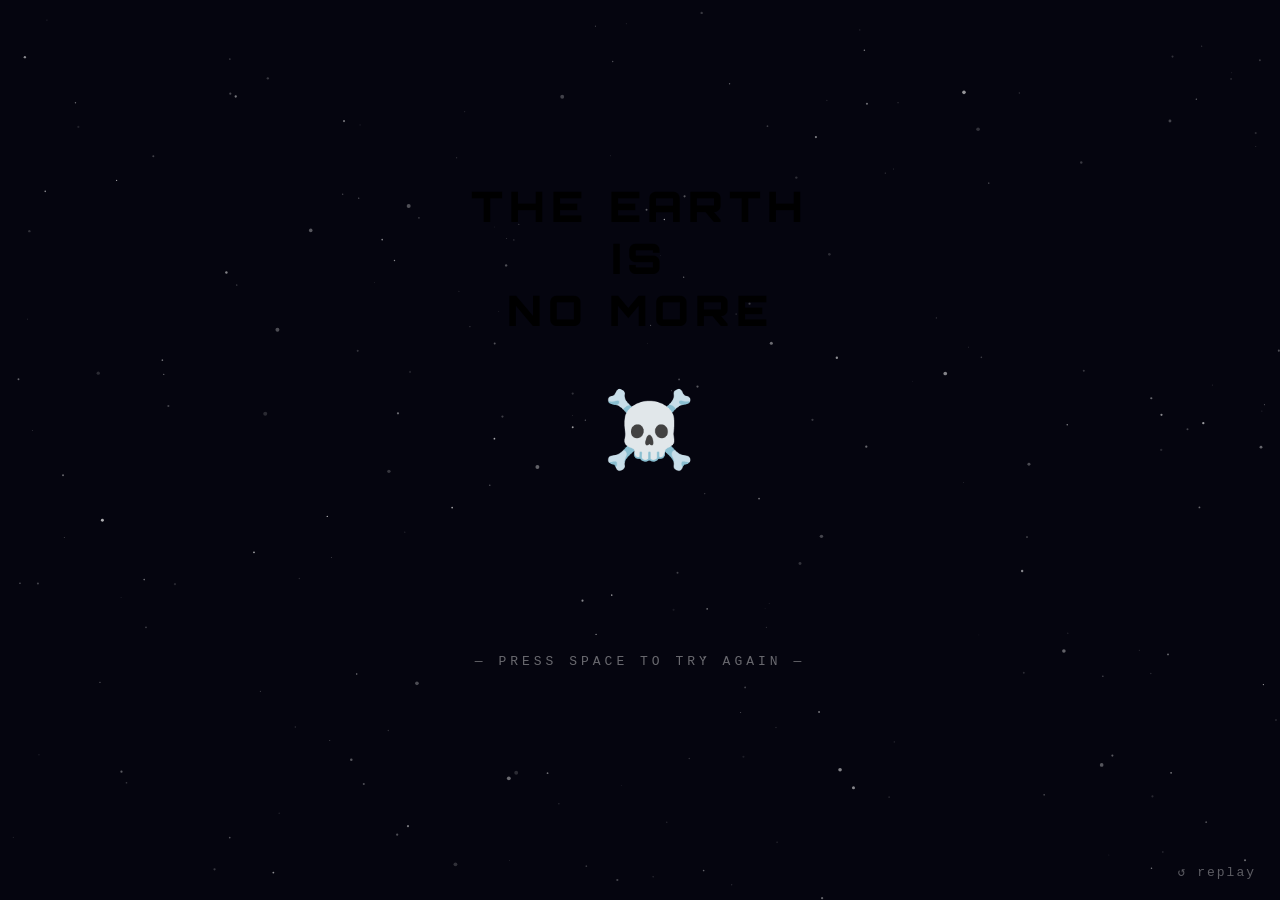
<file: defeat-preview.html>
<!DOCTYPE html>
<html lang="en">
<head>
  <meta charset="UTF-8">
  <title>Defeat Animation Preview</title>
  <link rel="preconnect" href="https://fonts.googleapis.com">
  <link href="https://fonts.googleapis.com/css2?family=Fredoka+One&family=Orbitron:wght@700;900&display=swap" rel="stylesheet">
  <link rel="stylesheet" href="cutscenes.css">
  <style>
    * { margin: 0; padding: 0; box-sizing: border-box; }
    body { background: #05050f; overflow: hidden; }
    #star-canvas {
      position: fixed; inset: 0; z-index: 100;
      background: #05050f; pointer-events: none;
      display: none;
    }

    @keyframes neonColorCycle {
      0%   { color: #f88; text-shadow: 0 0 2px #fff, 0 0 8px #f44, 0 0 22px rgba(255,50,50,0.6); }
      16%  { color: #fc8; text-shadow: 0 0 2px #fff, 0 0 8px #f80, 0 0 22px rgba(255,140,0,0.6); }
      33%  { color: #ff8; text-shadow: 0 0 2px #fff, 0 0 8px #ff0, 0 0 22px rgba(255,255,0,0.6); }
      50%  { color: #8f8; text-shadow: 0 0 2px #fff, 0 0 8px #0f4, 0 0 22px rgba(0,255,80,0.6); }
      66%  { color: #8ef; text-shadow: 0 0 2px #fff, 0 0 8px #08f, 0 0 22px rgba(0,150,255,0.6); }
      83%  { color: #c8f; text-shadow: 0 0 2px #fff, 0 0 8px #80f, 0 0 22px rgba(150,0,255,0.6); }
      100% { color: #f88; text-shadow: 0 0 2px #fff, 0 0 8px #f44, 0 0 22px rgba(255,50,50,0.6); }
    }

    #replay {
      position: fixed; bottom: 20px; right: 24px;
      font-family: 'Courier New', monospace;
      font-size: 13px; letter-spacing: 2px;
      color: rgba(255,255,255,0.35);
      cursor: pointer;
      z-index: 200;
    }
    #replay:hover { color: rgba(255,255,255,0.7); }
  </style>
</head>
<body>

  <canvas id="star-canvas"></canvas>

  <!-- Hidden template — Cutscenes.defeat.show() clones this and inserts the clone next to it. -->
  <div id="defeat-screen" class="hidden">

    <!-- Section 1: headline -->
    <div id="defeat-headline">
      <div class="d-typeline" id="d-line1">THE EARTH</div>
      <div class="d-typeline" id="d-line2">IS</div>
      <div class="d-typeline" id="d-line3">NO MORE</div>
    </div>

    <!-- Section 2: animation -->
    <div id="defeat-anim">
      <div id="dw-earth"><span class="nem earth-em">🌍</span></div>
      <div id="dw-i1"><span class="nem other-em di1-hv">👾</span></div>
      <div id="dw-i2"><span class="nem other-em di2-hv">👾</span></div>
      <div id="dw-i3"><span class="nem other-em di3-hv">👾</span></div>
      <div id="dw-i4"><span class="nem other-em di4-hv">👾</span></div>
      <div id="dw-i5"><span class="nem other-em di5-hv">👾</span></div>
      <div id="dw-i6"><span class="nem other-em di6-hv">👾</span></div>
      <div id="dw-i7"><span class="nem other-em di7-hv">👾</span></div>
      <div id="dw-skull">☠️</div>
      <div id="dw-collision">💥</div>
    </div>

    <!-- Section 3: bottom text (typed in via JS) -->
    <div id="defeat-content">
      <div id="defeat-subtitle"></div>
      <div id="defeat-line3"></div>
      <div id="defeat-prompt">— PRESS SPACE TO TRY AGAIN —</div>
    </div>

  </div>

  <span id="replay" onclick="location.reload()">↺ replay</span>

  <script src="cutscenes.js"></script>
  <script>
    const starCanvas = document.getElementById('star-canvas');
    const starCtx = starCanvas.getContext('2d');
    const STARS = Array.from({length: 220}, () => ({
      x: Math.random(), y: Math.random(),
      r: Math.random() < 0.85 ? 0.4 + Math.random() * 0.8 : 1.0 + Math.random() * 1.0,
      base: 0.15 + Math.random() * 0.55,
      speed: 0.3 + Math.random() * 1.4,
      phase: Math.random() * Math.PI * 2
    }));

    function resizeStarCanvas() {
      starCanvas.width = window.innerWidth;
      starCanvas.height = window.innerHeight;
    }
    window.addEventListener('resize', resizeStarCanvas);
    resizeStarCanvas();

    let starRaf = null;
    function renderStars(ts) {
      const w = starCanvas.width, h = starCanvas.height;
      starCtx.clearRect(0, 0, w, h);
      for (const s of STARS) {
        const alpha = s.base * (0.75 + 0.25 * Math.sin(ts * 0.001 * s.speed + s.phase));
        starCtx.globalAlpha = alpha;
        starCtx.fillStyle = '#fff';
        starCtx.beginPath();
        starCtx.arc(s.x * w, s.y * h, s.r, 0, Math.PI * 2);
        starCtx.fill();
      }
      starCtx.globalAlpha = 1;
      starRaf = requestAnimationFrame(renderStars);
    }

    function showStarCanvas() {
      starCanvas.style.display = 'block';
      if (!starRaf) starRaf = requestAnimationFrame(renderStars);
    }
    function hideStarCanvas() {
      starCanvas.style.display = 'none';
      if (starRaf) { cancelAnimationFrame(starRaf); starRaf = null; }
    }

    showStarCanvas();

    // Standalone preview harness: hand an audio context to the cutscene module
    // and trigger the defeat sequence. Audio stays silent until first user gesture.
    const audioCtx = new (window.AudioContext || window.webkitAudioContext)();
    Cutscenes.init(audioCtx);
    const resumeAudio = () => { if (audioCtx.state === 'suspended') audioCtx.resume(); };
    document.addEventListener('click',   resumeAudio, { once: true });
    document.addEventListener('keydown', resumeAudio, { once: true });

    Cutscenes.defeat.show();
  </script>

</body>
</html>
</file>
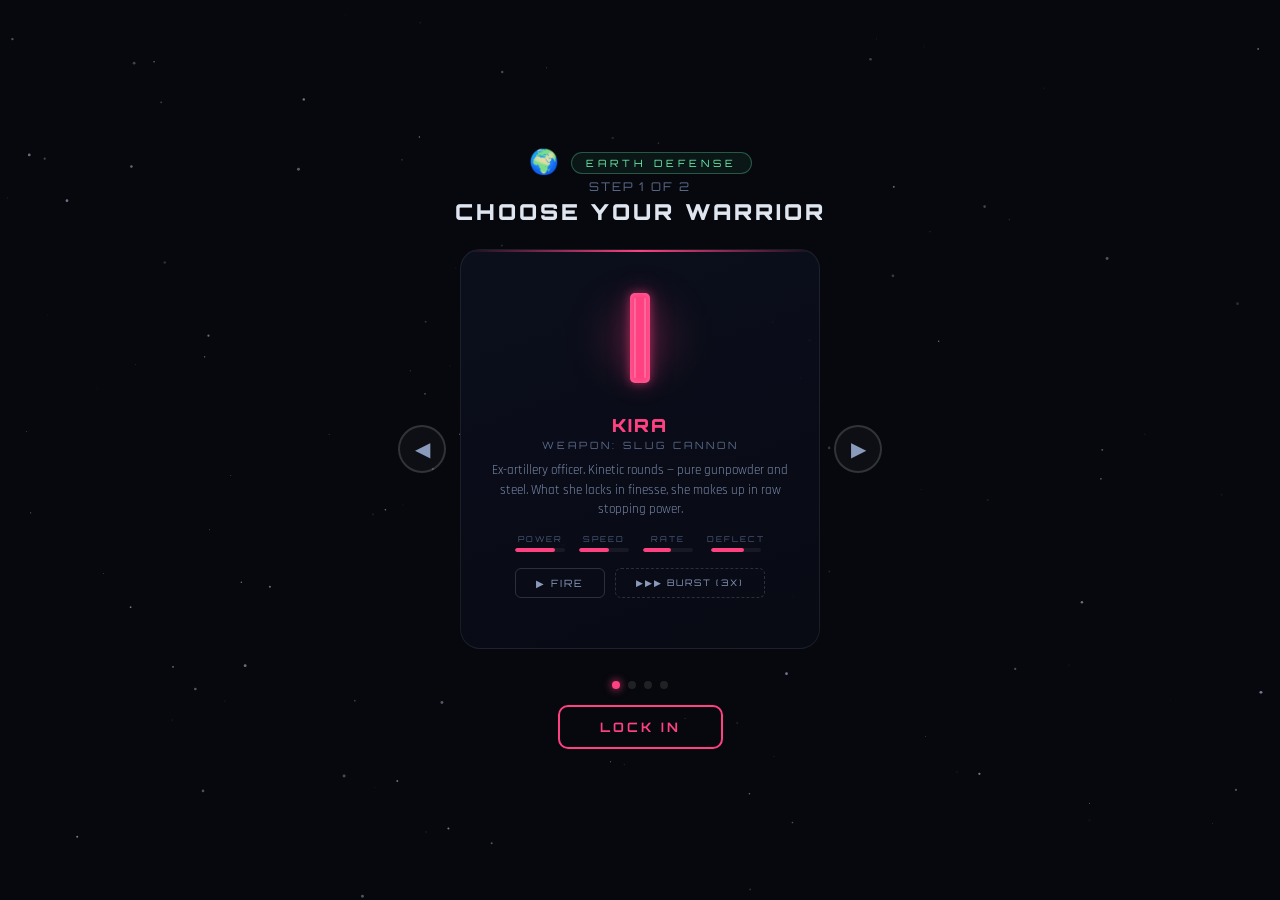
<file: space-pong-warrior-select.html>
<!DOCTYPE html>
<html lang="en">
<head>
<meta charset="UTF-8">
<meta name="viewport" content="width=device-width, initial-scale=1.0">
<title>Super Pong – Earth vs Aliens</title>
<style>
  @import url('https://fonts.googleapis.com/css2?family=Orbitron:wght@400;700;900&family=Rajdhani:wght@300;500;700&display=swap');

  * { margin: 0; padding: 0; box-sizing: border-box; }

  body {
    height: 100vh;
    background: #06080d;
    color: #e0e6f0;
    font-family: 'Rajdhani', sans-serif;
    display: flex;
    flex-direction: column;
    align-items: center;
    justify-content: center;
    overflow: hidden;
    user-select: none;
  }

  #stars {
    position: fixed;
    top: 0; left: 0;
    width: 100%; height: 100%;
    z-index: 0;
  }

  .screen {
    position: relative;
    z-index: 1;
    width: 100%;
    max-width: 620px;
    padding: 16px;
    display: flex;
    flex-direction: column;
    align-items: center;
  }

  .faction-banner {
    display: flex;
    align-items: center;
    gap: 12px;
    margin-bottom: 4px;
  }

  .faction-icon { font-size: 24px; line-height: 1; }

  .faction-tag {
    font-family: 'Orbitron', sans-serif;
    font-size: 10px;
    letter-spacing: 4px;
    text-transform: uppercase;
    padding: 4px 14px;
    border-radius: 20px;
    border: 1px solid;
  }

  .faction-tag.earth {
    color: #69f0ae;
    border-color: rgba(105, 240, 174, 0.3);
    background: rgba(105, 240, 174, 0.06);
  }

  .faction-tag.alien {
    color: #b388ff;
    border-color: rgba(179, 136, 255, 0.3);
    background: rgba(179, 136, 255, 0.06);
  }

  h1 {
    font-family: 'Orbitron', sans-serif;
    font-weight: 900;
    font-size: 22px;
    letter-spacing: 3px;
    text-transform: uppercase;
    margin-bottom: 24px;
    text-align: center;
  }

  .phase-sub {
    font-size: 12px;
    color: #5a6a8a;
    letter-spacing: 2px;
    text-align: center;
    margin-bottom: 4px;
    font-family: 'Orbitron', sans-serif;
    text-transform: uppercase;
  }

  .carousel-zone {
    display: flex;
    align-items: center;
    justify-content: center;
    gap: 14px;
    width: 100%;
    margin-bottom: 20px;
  }

  .arrow-btn {
    width: 48px;
    height: 48px;
    border-radius: 50%;
    border: 2px solid rgba(255,255,255,0.15);
    background: rgba(255,255,255,0.03);
    color: #8a9abb;
    font-size: 20px;
    cursor: pointer;
    transition: all 0.25s;
    display: flex;
    align-items: center;
    justify-content: center;
    flex-shrink: 0;
  }

  .arrow-btn:hover {
    border-color: var(--warrior-color, #fff);
    color: var(--warrior-color, #fff);
    background: rgba(255,255,255,0.06);
    box-shadow: 0 0 20px color-mix(in srgb, var(--warrior-color, #fff) 25%, transparent);
  }

  .arrow-btn:active { transform: scale(0.9); }

  .warrior-card {
    flex: 1;
    max-width: 360px;
    min-height: 400px;
    background: linear-gradient(160deg, rgba(12,16,30,0.95), rgba(8,10,20,0.98));
    border: 1px solid rgba(255,255,255,0.08);
    border-radius: 20px;
    padding: 28px 24px 24px;
    display: flex;
    flex-direction: column;
    align-items: center;
    position: relative;
    overflow: hidden;
    transition: border-color 0.5s;
  }

  .warrior-card::before {
    content: '';
    position: absolute;
    top: -1px; left: -1px; right: -1px;
    height: 3px;
    background: linear-gradient(90deg, transparent, var(--warrior-color), transparent);
    border-radius: 20px 20px 0 0;
  }

  .paddle-stage {
    position: relative;
    width: 180px;
    height: 120px;
    margin-bottom: 16px;
    display: flex;
    align-items: center;
    justify-content: center;
  }

  .paddle-glow {
    position: absolute;
    width: 100px;
    height: 100px;
    border-radius: 50%;
    background: radial-gradient(circle, color-mix(in srgb, var(--warrior-color) 25%, transparent), transparent 70%);
    filter: blur(18px);
    animation: glow-pulse 2.5s ease-in-out infinite alternate;
  }

  @keyframes glow-pulse {
    from { opacity: 0.5; transform: scale(0.9); }
    to   { opacity: 1; transform: scale(1.1); }
  }

  .paddle-visual {
    position: relative;
    z-index: 1;
    width: 20px;
    height: 90px;
    border-radius: 5px;
    background: var(--warrior-color);
    box-shadow:
      0 0 10px color-mix(in srgb, var(--warrior-color) 60%, transparent),
      0 0 25px color-mix(in srgb, var(--warrior-color) 30%, transparent),
      inset 0 0 6px rgba(255,255,255,0.2);
    transition: background 0.5s, box-shadow 0.5s;
  }

  .paddle-visual::before,
  .paddle-visual::after {
    content: '';
    position: absolute;
    width: 2px;
    top: 5px;
    bottom: 5px;
    background: rgba(255,255,255,0.2);
    border-radius: 1px;
  }
  .paddle-visual::before { left: 4px; }
  .paddle-visual::after  { right: 4px; }

  .bullet-demo {
    position: absolute;
    z-index: 2;
    left: 50%; top: 50%;
    transform: translate(-50%, -50%);
    width: 180px;
    height: 90px;
    pointer-events: none;
  }

  .warrior-name {
    font-family: 'Orbitron', sans-serif;
    font-weight: 900;
    font-size: 18px;
    letter-spacing: 2px;
    text-transform: uppercase;
    margin-bottom: 3px;
    text-align: center;
    transition: color 0.5s;
  }

  .warrior-weapon {
    font-family: 'Orbitron', sans-serif;
    font-size: 10px;
    letter-spacing: 3px;
    color: #5a6a8a;
    text-transform: uppercase;
    margin-bottom: 10px;
  }

  .warrior-lore {
    font-size: 13px;
    color: #7a8aaa;
    text-align: center;
    line-height: 1.5;
    margin-bottom: 14px;
    min-height: 40px;
  }

  .stats-row {
    display: flex;
    gap: 14px;
    margin-bottom: 16px;
  }

  .stat {
    display: flex;
    flex-direction: column;
    align-items: center;
    gap: 4px;
  }

  .stat-label {
    font-family: 'Orbitron', sans-serif;
    font-size: 8px;
    letter-spacing: 2px;
    color: #4a5a7a;
    text-transform: uppercase;
  }

  .stat-bar-track {
    width: 50px;
    height: 4px;
    background: rgba(255,255,255,0.06);
    border-radius: 2px;
    overflow: hidden;
  }

  .stat-bar-fill {
    height: 100%;
    background: var(--warrior-color);
    border-radius: 2px;
    transition: width 0.6s ease-out;
  }

  .test-fire-btn, .burst-btn {
    font-family: 'Orbitron', sans-serif;
    font-size: 10px;
    letter-spacing: 2px;
    padding: 8px 20px;
    border: 1px solid rgba(255,255,255,0.15);
    background: transparent;
    color: #8a9abb;
    border-radius: 6px;
    cursor: pointer;
    transition: all 0.25s;
    text-transform: uppercase;
  }

  .test-fire-btn:hover, .burst-btn:hover {
    border-color: var(--warrior-color);
    color: var(--warrior-color);
    box-shadow: 0 0 12px color-mix(in srgb, var(--warrior-color) 20%, transparent);
  }

  .test-fire-btn:active, .burst-btn:active { transform: scale(0.95); }

  .burst-btn {
    border-style: dashed;
    font-size: 9px;
  }

  .btn-row {
    display: flex;
    gap: 10px;
  }

  .select-btn {
    font-family: 'Orbitron', sans-serif;
    font-weight: 700;
    font-size: 13px;
    letter-spacing: 3px;
    padding: 12px 40px;
    border: 2px solid var(--warrior-color);
    background: transparent;
    color: var(--warrior-color);
    border-radius: 10px;
    cursor: pointer;
    transition: all 0.3s;
    text-transform: uppercase;
    margin-top: 16px;
  }

  .select-btn:hover {
    background: var(--warrior-color);
    color: #06080d;
    box-shadow: 0 0 25px color-mix(in srgb, var(--warrior-color) 40%, transparent);
  }

  .select-btn:active { transform: scale(0.95); }

  .counter {
    display: flex;
    gap: 8px;
    margin-top: 12px;
  }

  .counter-dot {
    width: 8px;
    height: 8px;
    border-radius: 50%;
    background: rgba(255,255,255,0.1);
    transition: all 0.4s;
  }

  .warrior-card.slide-out-left  { animation: slideOutLeft 0.25s ease-in forwards; }
  .warrior-card.slide-out-right { animation: slideOutRight 0.25s ease-in forwards; }
  .warrior-card.slide-in-left   { animation: slideInLeft 0.25s ease-out forwards; }
  .warrior-card.slide-in-right  { animation: slideInRight 0.25s ease-out forwards; }

  @keyframes slideOutLeft  { to { transform: translateX(-70px); opacity: 0; } }
  @keyframes slideOutRight { to { transform: translateX(70px); opacity: 0; } }
  @keyframes slideInLeft   { from { transform: translateX(70px); opacity: 0; } to { transform: translateX(0); opacity: 1; } }
  @keyframes slideInRight  { from { transform: translateX(-70px); opacity: 0; } to { transform: translateX(0); opacity: 1; } }

  /* Overlays */
  .overlay {
    position: fixed;
    inset: 0;
    z-index: 10;
    background: rgba(6,8,13,0.95);
    display: none;
    align-items: center;
    justify-content: center;
    flex-direction: column;
    gap: 10px;
  }

  .overlay.show { display: flex; animation: fadeIn 0.4s ease-out; }

  .overlay .big-text {
    font-family: 'Orbitron', sans-serif;
    font-weight: 900;
    font-size: 28px;
    letter-spacing: 4px;
    text-transform: uppercase;
    animation: confirmPulse 0.6s ease-out;
  }

  .overlay .sub-text {
    font-family: 'Orbitron', sans-serif;
    font-size: 11px;
    letter-spacing: 4px;
    color: #5a6a8a;
    text-transform: uppercase;
  }

  .overlay .summary-text {
    font-size: 14px;
    color: #6a7a9a;
    margin-top: 8px;
    text-align: center;
  }

  @keyframes fadeIn { from { opacity: 0; } to { opacity: 1; } }
  @keyframes confirmPulse {
    0%   { transform: scale(0.5); opacity: 0; }
    60%  { transform: scale(1.1); }
    100% { transform: scale(1); opacity: 1; }
  }

  /* VS Screen */
  .vs-overlay {
    position: fixed;
    inset: 0;
    z-index: 20;
    background: rgba(6,8,13,0.96);
    display: none;
    align-items: center;
    justify-content: center;
    flex-direction: column;
  }

  .vs-overlay.show { display: flex; animation: fadeIn 0.5s ease-out; }

  .vs-row {
    display: flex;
    align-items: center;
    gap: 36px;
  }

  .vs-fighter {
    display: flex;
    flex-direction: column;
    align-items: center;
    gap: 8px;
  }

  .vs-paddle {
    width: 18px;
    height: 80px;
    border-radius: 5px;
    box-shadow: 0 0 15px currentColor;
  }

  .vs-fname {
    font-family: 'Orbitron', sans-serif;
    font-weight: 700;
    font-size: 14px;
    letter-spacing: 2px;
    text-transform: uppercase;
  }

  .vs-fweapon {
    font-family: 'Orbitron', sans-serif;
    font-size: 9px;
    letter-spacing: 2px;
    color: #5a6a8a;
  }

  .vs-flabel {
    font-family: 'Orbitron', sans-serif;
    font-size: 9px;
    letter-spacing: 3px;
    padding: 3px 10px;
    border-radius: 12px;
    border: 1px solid;
  }

  .vs-flabel.earth-label {
    color: #69f0ae;
    border-color: rgba(105,240,174,0.3);
  }

  .vs-flabel.alien-label {
    color: #b388ff;
    border-color: rgba(179,136,255,0.3);
  }

  .vs-text {
    font-family: 'Orbitron', sans-serif;
    font-weight: 900;
    font-size: 42px;
    letter-spacing: 6px;
    background: linear-gradient(135deg, #69f0ae, #b388ff);
    -webkit-background-clip: text;
    -webkit-text-fill-color: transparent;
    animation: confirmPulse 0.5s ease-out;
  }

  .vs-fight {
    font-family: 'Orbitron', sans-serif;
    font-size: 12px;
    letter-spacing: 6px;
    color: #5a6a8a;
    margin-top: 28px;
    animation: blink 1s step-end infinite;
  }

  @keyframes blink { 50% { opacity: 0; } }
</style>
</head>
<body>

<canvas id="stars"></canvas>

<div class="screen" id="screen">
  <div class="faction-banner">
    <span class="faction-icon" id="factionIcon">🌍</span>
    <span class="faction-tag earth" id="factionTag">Earth Defense</span>
  </div>

  <div class="phase-sub" id="phaseSub">Step 1 of 2</div>
  <h1 id="phaseTitle">Choose Your Warrior</h1>

  <div class="carousel-zone">
    <button class="arrow-btn" id="prevBtn">◀</button>

    <div class="warrior-card" id="card">
      <div class="paddle-stage">
        <div class="paddle-glow"></div>
        <div class="paddle-visual"></div>
        <div class="bullet-demo" id="bulletDemo"></div>
      </div>
      <div class="warrior-name" id="wName"></div>
      <div class="warrior-weapon" id="wWeapon"></div>
      <div class="warrior-lore" id="wLore"></div>
      <div class="stats-row">
        <div class="stat">
          <div class="stat-label">Power</div>
          <div class="stat-bar-track"><div class="stat-bar-fill" id="statPower"></div></div>
        </div>
        <div class="stat">
          <div class="stat-label">Speed</div>
          <div class="stat-bar-track"><div class="stat-bar-fill" id="statSpeed"></div></div>
        </div>
        <div class="stat">
          <div class="stat-label">Rate</div>
          <div class="stat-bar-track"><div class="stat-bar-fill" id="statRate"></div></div>
        </div>
        <div class="stat">
          <div class="stat-label">Deflect</div>
          <div class="stat-bar-track"><div class="stat-bar-fill" id="statDeflect"></div></div>
        </div>
      </div>
      <div class="btn-row">
        <button class="test-fire-btn" id="testFireBtn">▶ Fire</button>
        <button class="burst-btn" id="testBurstBtn">▶▶▶ Burst</button>
      </div>
    </div>

    <button class="arrow-btn" id="nextBtn">▶</button>
  </div>

  <div class="counter" id="counter"></div>
  <button class="select-btn" id="selectBtn">Lock In</button>
</div>

<div class="overlay" id="phaseOverlay">
  <div class="big-text" id="overlayName"></div>
  <div class="sub-text" id="overlaySub"></div>
  <div class="summary-text" id="overlaySummary"></div>
</div>

<div class="vs-overlay" id="vsOverlay">
  <div class="vs-row">
    <div class="vs-fighter">
      <div class="vs-flabel earth-label">Earth</div>
      <div class="vs-paddle" id="vsEarthPaddle"></div>
      <div class="vs-fname" id="vsEarthName"></div>
      <div class="vs-fweapon" id="vsEarthWeapon"></div>
    </div>
    <div class="vs-text">VS</div>
    <div class="vs-fighter">
      <div class="vs-flabel alien-label">Alien</div>
      <div class="vs-paddle" id="vsAlienPaddle"></div>
      <div class="vs-fname" id="vsAlienName"></div>
      <div class="vs-fweapon" id="vsAlienWeapon"></div>
    </div>
  </div>
  <div class="vs-fight">Press any key to fight</div>
</div>

<script>
// ── Starfield ──
const canvas = document.getElementById('stars');
const ctx2d = canvas.getContext('2d');
let starsArr = [];
function initStars() {
  canvas.width = window.innerWidth;
  canvas.height = window.innerHeight;
  starsArr = Array.from({length: 150}, () => ({
    x: Math.random() * canvas.width,
    y: Math.random() * canvas.height,
    r: Math.random() * 1.2 + 0.3,
    speed: Math.random() * 0.2 + 0.04,
    flicker: Math.random() * Math.PI * 2
  }));
}
function drawStars() {
  ctx2d.clearRect(0, 0, canvas.width, canvas.height);
  const t = performance.now() * 0.001;
  for (const s of starsArr) {
    const alpha = 0.3 + 0.3 * Math.sin(t * 0.6 + s.flicker);
    ctx2d.beginPath();
    ctx2d.arc(s.x, s.y, s.r, 0, Math.PI * 2);
    ctx2d.fillStyle = `rgba(190,200,230,${alpha})`;
    ctx2d.fill();
    s.y += s.speed;
    if (s.y > canvas.height + 2) { s.y = -2; s.x = Math.random() * canvas.width; }
  }
  requestAnimationFrame(drawStars);
}
initStars(); drawStars();
window.addEventListener('resize', initStars);

// ── Audio ──
let audioCtx = null;
function getCtx() {
  if (!audioCtx) audioCtx = new (window.AudioContext || window.webkitAudioContext)();
  return audioCtx;
}

// ═══════════════════════════════════════
//  EARTH — pre-spacefaring human tech
// ═══════════════════════════════════════
const earthWarriors = [
  {
    name: "Kira",
    weapon: "Slug Cannon",
    color: "#ff4081",
    lore: "Ex-artillery officer. Kinetic rounds — pure gunpowder and steel. What she lacks in finesse, she makes up in raw stopping power.",
    power: 80, speed: 60, rate: 55, deflect: 65, burst: 3,
    fire(ctx) {
      const t = ctx.currentTime;
      const bufSize = ctx.sampleRate * 0.08;
      const buf = ctx.createBuffer(1, bufSize, ctx.sampleRate);
      const d = buf.getChannelData(0);
      for (let i = 0; i < bufSize; i++) d[i] = (Math.random() * 2 - 1) * (1 - i / bufSize);
      const n = ctx.createBufferSource(); n.buffer = buf;
      const ng = ctx.createGain();
      ng.gain.setValueAtTime(0.35, t);
      ng.gain.exponentialRampToValueAtTime(0.001, t + 0.08);
      const lp = ctx.createBiquadFilter(); lp.type = 'lowpass';
      lp.frequency.setValueAtTime(2500, t);
      lp.frequency.exponentialRampToValueAtTime(400, t + 0.08);
      n.connect(lp).connect(ng).connect(ctx.destination);
      n.start(t); n.stop(t + 0.1);
      const o = ctx.createOscillator(), g = ctx.createGain();
      o.type = 'sine';
      o.frequency.setValueAtTime(180, t);
      o.frequency.exponentialRampToValueAtTime(50, t + 0.1);
      g.gain.setValueAtTime(0.3, t);
      g.gain.exponentialRampToValueAtTime(0.001, t + 0.12);
      o.connect(g).connect(ctx.destination);
      o.start(t); o.stop(t + 0.14);
    }
  },
  {
    name: "Gorak",
    weapon: "Railgun Mk I",
    color: "#ffd740",
    lore: "Built from scrapyard magnets and sheer stubbornness. Slow to charge, but nothing survives the impact. A garage-born doomsday device.",
    power: 95, speed: 40, rate: 30, deflect: 40, burst: 2,
    fire(ctx) {
      const t = ctx.currentTime;
      const w = ctx.createOscillator(), wg = ctx.createGain();
      w.type = 'sawtooth';
      w.frequency.setValueAtTime(120, t);
      w.frequency.exponentialRampToValueAtTime(800, t + 0.12);
      wg.gain.setValueAtTime(0.08, t);
      wg.gain.linearRampToValueAtTime(0.2, t + 0.11);
      wg.gain.setValueAtTime(0.001, t + 0.12);
      const lp = ctx.createBiquadFilter(); lp.type = 'lowpass'; lp.frequency.value = 1200;
      w.connect(lp).connect(wg).connect(ctx.destination);
      w.start(t); w.stop(t + 0.14);
      const o = ctx.createOscillator(), g = ctx.createGain();
      o.type = 'sine';
      o.frequency.setValueAtTime(200, t + 0.12);
      o.frequency.exponentialRampToValueAtTime(30, t + 0.25);
      g.gain.setValueAtTime(0.4, t + 0.12);
      g.gain.exponentialRampToValueAtTime(0.001, t + 0.25);
      o.connect(g).connect(ctx.destination);
      o.start(t + 0.12); o.stop(t + 0.28);
    }
  },
  {
    name: "Pip",
    weapon: "Nail Gun",
    color: "#69f0ae",
    lore: "Hardware store hero. Rapid-fire nails won't punch deep, but good luck getting a ball past this scrapper. Born to defend.",
    power: 25, speed: 95, rate: 100, deflect: 95, burst: 7,
    fire(ctx) {
      const t = ctx.currentTime;
      const o = ctx.createOscillator(), g = ctx.createGain();
      o.type = 'square';
      o.frequency.setValueAtTime(880, t);
      o.frequency.setValueAtTime(660, t + 0.015);
      o.frequency.setValueAtTime(440, t + 0.03);
      g.gain.setValueAtTime(0.18, t);
      g.gain.exponentialRampToValueAtTime(0.001, t + 0.05);
      o.connect(g).connect(ctx.destination);
      o.start(t); o.stop(t + 0.06);
    }
  },
  {
    name: "Seren",
    weapon: "EMP Launcher",
    color: "#ff6e40",
    lore: "Military engineer who jury-rigged an electromagnetic pulse into a weapon. Disrupts anything it touches. Solid all-rounder.",
    power: 70, speed: 65, rate: 50, deflect: 75, burst: 4,
    fire(ctx) {
      const t = ctx.currentTime;
      const o = ctx.createOscillator(), g = ctx.createGain();
      o.type = 'sawtooth';
      o.frequency.setValueAtTime(400, t);
      o.frequency.exponentialRampToValueAtTime(100, t + 0.12);
      g.gain.setValueAtTime(0.2, t);
      g.gain.exponentialRampToValueAtTime(0.001, t + 0.14);
      const bp = ctx.createBiquadFilter(); bp.type = 'bandpass'; bp.frequency.value = 600; bp.Q.value = 3;
      o.connect(bp).connect(g).connect(ctx.destination);
      o.start(t); o.stop(t + 0.16);
      const bs = ctx.sampleRate * 0.06;
      const buf = ctx.createBuffer(1, bs, ctx.sampleRate);
      const d = buf.getChannelData(0);
      for (let i = 0; i < bs; i++) d[i] = Math.random() * 2 - 1;
      const n = ctx.createBufferSource(); n.buffer = buf;
      const ng = ctx.createGain();
      ng.gain.setValueAtTime(0.15, t + 0.03);
      ng.gain.exponentialRampToValueAtTime(0.001, t + 0.09);
      n.connect(ng).connect(ctx.destination);
      n.start(t + 0.03); n.stop(t + 0.11);
    }
  }
];

// ═══════════════════════════════════════
//  ALIENS — advanced extraterrestrial tech
// ═══════════════════════════════════════
const alienWarriors = [
  {
    name: "Azurion",
    weapon: "Plasma Bolt",
    color: "#00e5ff",
    lore: "Born from collapsing stars. Plasma bolts phase through matter — technology far beyond human comprehension.",
    power: 55, speed: 85, rate: 80, deflect: 70, burst: 5,
    fire(ctx) {
      const t = ctx.currentTime;
      const o = ctx.createOscillator(), g = ctx.createGain();
      o.type = 'sine';
      o.frequency.setValueAtTime(1800, t);
      o.frequency.exponentialRampToValueAtTime(200, t + 0.12);
      g.gain.setValueAtTime(0.35, t);
      g.gain.exponentialRampToValueAtTime(0.001, t + 0.12);
      o.connect(g).connect(ctx.destination);
      o.start(t); o.stop(t + 0.15);
    }
  },
  {
    name: "Vex",
    weapon: "Laser Whip",
    color: "#7c4dff",
    lore: "A rogue signal given physical form. Cracks a photonic whip that bends spacetime. Untouchable reflexes.",
    power: 60, speed: 90, rate: 75, deflect: 85, burst: 4,
    fire(ctx) {
      const t = ctx.currentTime;
      const o = ctx.createOscillator(), g = ctx.createGain();
      o.type = 'triangle';
      o.frequency.setValueAtTime(2400, t);
      o.frequency.exponentialRampToValueAtTime(120, t + 0.1);
      g.gain.setValueAtTime(0.3, t);
      g.gain.linearRampToValueAtTime(0.15, t + 0.04);
      g.gain.exponentialRampToValueAtTime(0.001, t + 0.15);
      o.connect(g).connect(ctx.destination);
      o.start(t); o.stop(t + 0.18);
    }
  },
  {
    name: "Nyx",
    weapon: "Void Spit",
    color: "#b388ff",
    lore: "Spits compressed dark matter. Each shot tears a micro-hole in spacetime. Unpredictable angles on defense.",
    power: 70, speed: 70, rate: 60, deflect: 80, burst: 4,
    fire(ctx) {
      const t = ctx.currentTime;
      const o = ctx.createOscillator(), og = ctx.createGain();
      o.type = 'triangle';
      o.frequency.setValueAtTime(1000, t);
      o.frequency.exponentialRampToValueAtTime(250, t + 0.08);
      og.gain.setValueAtTime(0.2, t);
      og.gain.exponentialRampToValueAtTime(0.001, t + 0.14);
      const bp = ctx.createBiquadFilter(); bp.type = 'bandpass'; bp.frequency.value = 800; bp.Q.value = 5;
      o.connect(bp).connect(og).connect(ctx.destination);
      o.start(t); o.stop(t + 0.16);
      const bs = ctx.sampleRate * 0.1;
      const buf = ctx.createBuffer(1, bs, ctx.sampleRate);
      const d = buf.getChannelData(0);
      for (let i = 0; i < bs; i++) d[i] = Math.random() * 2 - 1;
      const n = ctx.createBufferSource(); n.buffer = buf;
      const ng = ctx.createGain();
      ng.gain.setValueAtTime(0.08, t + 0.02);
      ng.gain.exponentialRampToValueAtTime(0.001, t + 0.12);
      const bp2 = ctx.createBiquadFilter(); bp2.type = 'bandpass';
      bp2.frequency.setValueAtTime(1200, t);
      bp2.frequency.exponentialRampToValueAtTime(400, t + 0.1);
      bp2.Q.value = 8;
      n.connect(bp2).connect(ng).connect(ctx.destination);
      n.start(t + 0.02); n.stop(t + 0.14);
    }
  },
  {
    name: "Lyric",
    weapon: "Harmonic Disruptor",
    color: "#84ffff",
    lore: "Weaponized frequency. Two tuned tones that shatter molecular bonds on resonance. Fast but fragile.",
    power: 50, speed: 80, rate: 85, deflect: 55, burst: 5,
    fire(ctx) {
      const t = ctx.currentTime;
      const o1 = ctx.createOscillator(), g1 = ctx.createGain();
      o1.type = 'sine'; o1.frequency.value = 1320;
      g1.gain.setValueAtTime(0.25, t);
      g1.gain.exponentialRampToValueAtTime(0.001, t + 0.045);
      o1.connect(g1).connect(ctx.destination);
      o1.start(t); o1.stop(t + 0.05);
      const o2 = ctx.createOscillator(), g2 = ctx.createGain();
      o2.type = 'sine'; o2.frequency.value = 1980;
      g2.gain.setValueAtTime(0.2, t + 0.04);
      g2.gain.exponentialRampToValueAtTime(0.001, t + 0.09);
      o2.connect(g2).connect(ctx.destination);
      o2.start(t + 0.04); o2.stop(t + 0.1);
    }
  }
];

// ═══════════════════════════════════════
//  GAME STATE & DOM
// ═══════════════════════════════════════
let phase = 'earth';
let currentIdx = 0;
let transitioning = false;
let chosenEarth = null;
let chosenAlien = null;

function getRoster() { return phase === 'earth' ? earthWarriors : alienWarriors; }

const card        = document.getElementById('card');
const wName       = document.getElementById('wName');
const wWeapon     = document.getElementById('wWeapon');
const wLore       = document.getElementById('wLore');
const statPower   = document.getElementById('statPower');
const statSpeed   = document.getElementById('statSpeed');
const statRate    = document.getElementById('statRate');
const statDeflect = document.getElementById('statDeflect');
const counterEl   = document.getElementById('counter');
const bulletDemo  = document.getElementById('bulletDemo');

function setColor(c) {
  document.documentElement.style.setProperty('--warrior-color', c);
  document.querySelectorAll('.arrow-btn').forEach(b => b.style.setProperty('--warrior-color', c));
}

function buildCounter(n) {
  counterEl.innerHTML = '';
  for (let i = 0; i < n; i++) {
    const d = document.createElement('div');
    d.className = 'counter-dot';
    counterEl.appendChild(d);
  }
}

function renderWarrior(idx) {
  const w = getRoster()[idx];
  setColor(w.color);
  wName.textContent = w.name;
  wName.style.color = w.color;
  wWeapon.textContent = `Weapon: ${w.weapon}`;
  wLore.textContent = w.lore;

  statPower.style.width = '0%';
  statSpeed.style.width = '0%';
  statRate.style.width = '0%';
  statDeflect.style.width = '0%';
  requestAnimationFrame(() => {
    [statPower, statSpeed, statRate, statDeflect].forEach(el => el.style.background = w.color);
    statPower.style.width = w.power + '%';
    statSpeed.style.width = w.speed + '%';
    statRate.style.width = w.rate + '%';
    statDeflect.style.width = w.deflect + '%';
  });

  const paddle = card.querySelector('.paddle-visual');
  paddle.style.background = w.color;
  paddle.style.boxShadow = `0 0 10px ${w.color}88, 0 0 25px ${w.color}44, inset 0 0 6px rgba(255,255,255,0.2)`;

  counterEl.querySelectorAll('.counter-dot').forEach((dot, i) => {
    dot.style.background = i === idx ? w.color : 'rgba(255,255,255,0.1)';
    dot.style.boxShadow = i === idx ? `0 0 8px ${w.color}` : 'none';
  });

  const btn = document.getElementById('selectBtn');
  btn.style.setProperty('--warrior-color', w.color);
  btn.style.borderColor = w.color;
  btn.style.color = w.color;

  // Update burst button label
  document.getElementById('testBurstBtn').textContent = `▶▶▶ Burst (${w.burst}x)`;
}

function switchWarrior(dir) {
  if (transitioning) return;
  transitioning = true;
  const roster = getRoster();
  const outCls = dir > 0 ? 'slide-out-left' : 'slide-out-right';
  const inCls  = dir > 0 ? 'slide-in-left'  : 'slide-in-right';
  card.classList.add(outCls);
  setTimeout(() => {
    card.classList.remove(outCls);
    currentIdx = (currentIdx + dir + roster.length) % roster.length;
    renderWarrior(currentIdx);
    card.classList.add(inCls);
    setTimeout(() => { card.classList.remove(inCls); transitioning = false; }, 250);
  }, 230);
}

function fireBulletVisual() {
  const w = getRoster()[currentIdx];
  const dir = phase === 'alien' ? -1 : 1;
  const dot = document.createElement('div');
  dot.style.cssText = `position:absolute;width:6px;height:6px;border-radius:50%;background:${w.color};box-shadow:0 0 6px ${w.color};left:50%;top:50%;opacity:1;pointer-events:none;`;
  bulletDemo.appendChild(dot);
  let x = 0;
  const anim = () => {
    x += 6;
    dot.style.transform = `translate(calc(-50% + ${x * dir}px), -50%)`;
    dot.style.opacity = Math.max(0, 1 - x / 100);
    if (x < 110) requestAnimationFrame(anim); else dot.remove();
  };
  requestAnimationFrame(anim);
}

function setupPhase(p) {
  phase = p;
  currentIdx = 0;
  const roster = getRoster();
  buildCounter(roster.length);

  document.getElementById('factionIcon').textContent = p === 'earth' ? '🌍' : '👾';
  const tag = document.getElementById('factionTag');
  tag.textContent = p === 'earth' ? 'Earth Defense' : 'Alien Invaders';
  tag.className = `faction-tag ${p === 'earth' ? 'earth' : 'alien'}`;
  document.getElementById('phaseSub').textContent = p === 'earth' ? 'Step 1 of 2' : 'Step 2 of 2';
  document.getElementById('phaseTitle').textContent = p === 'earth' ? 'Choose Your Warrior' : 'Choose Your Opponent';

  renderWarrior(0);
}

function showOverlay(name, color, sub, summary, duration, cb) {
  const ov = document.getElementById('phaseOverlay');
  document.getElementById('overlayName').textContent = name;
  document.getElementById('overlayName').style.color = color;
  document.getElementById('overlaySub').textContent = sub;
  document.getElementById('overlaySummary').textContent = summary;
  ov.classList.add('show');
  setTimeout(() => { ov.classList.remove('show'); if (cb) cb(); }, duration);
}

function showVsScreen() {
  document.getElementById('screen').style.display = 'none';
  const ov = document.getElementById('vsOverlay');

  document.getElementById('vsEarthName').textContent = chosenEarth.name;
  document.getElementById('vsEarthName').style.color = chosenEarth.color;
  document.getElementById('vsEarthWeapon').textContent = chosenEarth.weapon;
  const ep = document.getElementById('vsEarthPaddle');
  ep.style.background = chosenEarth.color;
  ep.style.color = chosenEarth.color;

  document.getElementById('vsAlienName').textContent = chosenAlien.name;
  document.getElementById('vsAlienName').style.color = chosenAlien.color;
  document.getElementById('vsAlienWeapon').textContent = chosenAlien.weapon;
  const ap = document.getElementById('vsAlienPaddle');
  ap.style.background = chosenAlien.color;
  ap.style.color = chosenAlien.color;

  ov.classList.add('show');
  const ctx = getCtx();
  chosenEarth.fire(ctx);
  setTimeout(() => chosenAlien.fire(ctx), 300);
}

// ── Events ──
document.getElementById('prevBtn').addEventListener('click', () => switchWarrior(-1));
document.getElementById('nextBtn').addEventListener('click', () => switchWarrior(1));

document.getElementById('testFireBtn').addEventListener('click', () => {
  const ctx = getCtx();
  getRoster()[currentIdx].fire(ctx);
  fireBulletVisual();
});

document.getElementById('testBurstBtn').addEventListener('click', () => {
  const ctx = getCtx();
  const w = getRoster()[currentIdx];
  for (let i = 0; i < w.burst; i++) {
    setTimeout(() => {
      w.fire(ctx);
      fireBulletVisual();
    }, i * 120);
  }
});

document.getElementById('selectBtn').addEventListener('click', () => {
  if (transitioning) return;
  transitioning = true;
  const w = getRoster()[currentIdx];
  const ctx = getCtx();
  w.fire(ctx);
  setTimeout(() => w.fire(ctx), 120);
  setTimeout(() => w.fire(ctx), 240);

  if (phase === 'earth') {
    chosenEarth = w;
    showOverlay(w.name, w.color, 'Warrior Locked In', `${w.weapon} • Now choose your alien opponent...`, 2200, () => {
      setupPhase('alien');
      transitioning = false;
    });
  } else {
    chosenAlien = w;
    showOverlay(w.name, w.color, 'Opponent Locked In', w.weapon, 1600, () => {
      showVsScreen();
      transitioning = false;
    });
  }
});

document.addEventListener('keydown', (e) => {
  if (document.getElementById('vsOverlay').classList.contains('show')) return;
  if (document.getElementById('phaseOverlay').classList.contains('show')) return;
  if (e.key === 'ArrowLeft')  switchWarrior(-1);
  if (e.key === 'ArrowRight') switchWarrior(1);
  if (e.key === ' ') {
    e.preventDefault();
    getCtx(); getRoster()[currentIdx].fire(getCtx());
    fireBulletVisual();
  }
  if (e.key === 'Enter') document.getElementById('selectBtn').click();
});

// ── Init ──
setupPhase('earth');
</script>
</body>
</html>
</file>
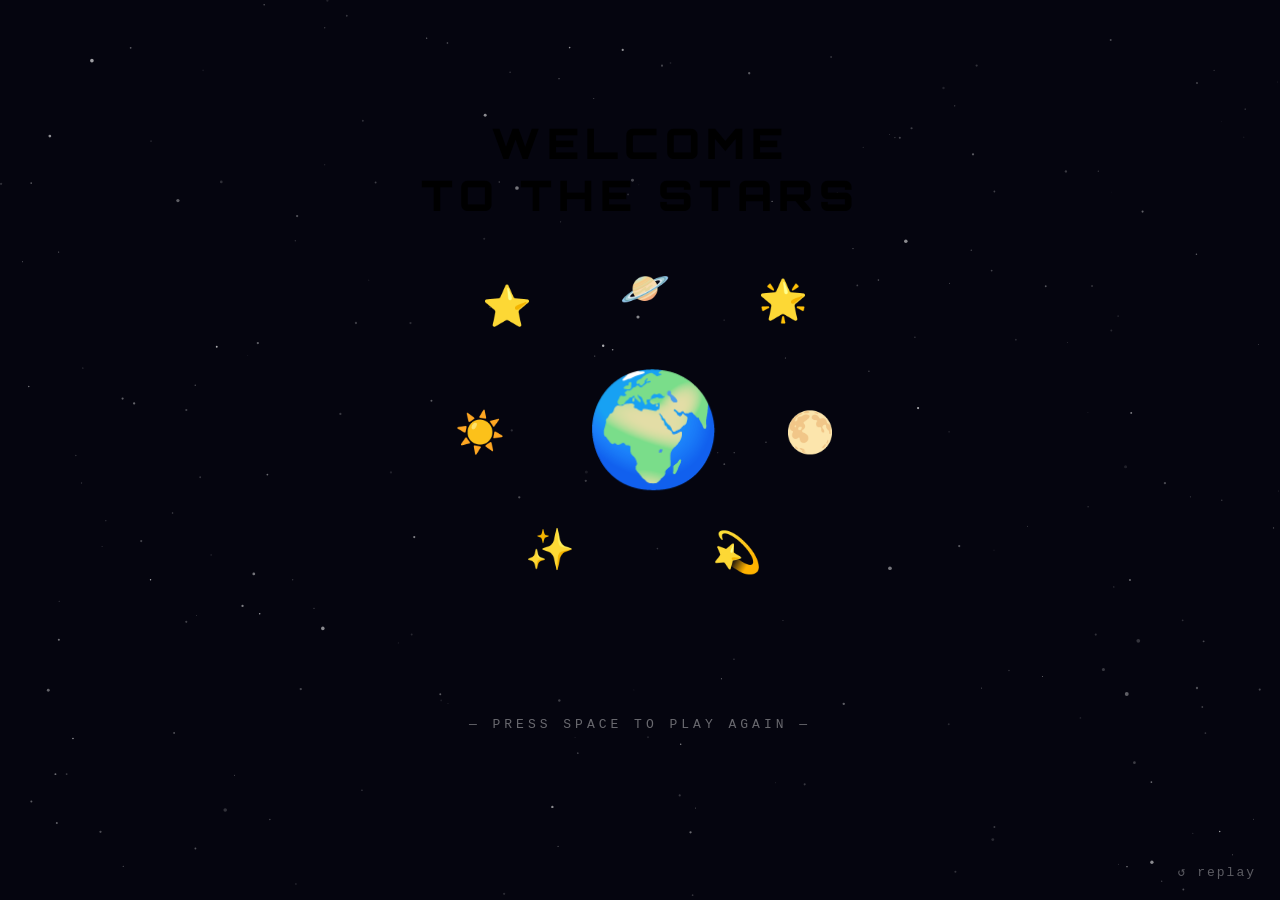
<file: victory-preview.html>
<!DOCTYPE html>
<html lang="en">
<head>
  <meta charset="UTF-8">
  <title>Victory Animation Preview</title>
  <link rel="preconnect" href="https://fonts.googleapis.com">
  <link href="https://fonts.googleapis.com/css2?family=Fredoka+One&family=Orbitron:wght@700;900&display=swap" rel="stylesheet">
  <link rel="stylesheet" href="cutscenes.css">
  <style>
    * { margin: 0; padding: 0; box-sizing: border-box; }
    body { background: #05050f; overflow: hidden; }
    #star-canvas {
      position: fixed; inset: 0; z-index: 100;
      background: #05050f; pointer-events: none;
      display: none;
    }

    @keyframes neonColorCycle {
      0%   { color: #f88; text-shadow: 0 0 2px #fff, 0 0 8px #f44, 0 0 22px rgba(255,50,50,0.6); }
      16%  { color: #fc8; text-shadow: 0 0 2px #fff, 0 0 8px #f80, 0 0 22px rgba(255,140,0,0.6); }
      33%  { color: #ff8; text-shadow: 0 0 2px #fff, 0 0 8px #ff0, 0 0 22px rgba(255,255,0,0.6); }
      50%  { color: #8f8; text-shadow: 0 0 2px #fff, 0 0 8px #0f4, 0 0 22px rgba(0,255,80,0.6); }
      66%  { color: #8ef; text-shadow: 0 0 2px #fff, 0 0 8px #08f, 0 0 22px rgba(0,150,255,0.6); }
      83%  { color: #c8f; text-shadow: 0 0 2px #fff, 0 0 8px #80f, 0 0 22px rgba(150,0,255,0.6); }
      100% { color: #f88; text-shadow: 0 0 2px #fff, 0 0 8px #f44, 0 0 22px rgba(255,50,50,0.6); }
    }

    #replay {
      position: fixed; bottom: 20px; right: 24px;
      font-family: 'Courier New', monospace;
      font-size: 13px; letter-spacing: 2px;
      color: rgba(255,255,255,0.35);
      cursor: pointer;
      z-index: 200;
    }
    #replay:hover { color: rgba(255,255,255,0.7); }
  </style>
</head>
<body>

  <canvas id="star-canvas"></canvas>

  <!-- Hidden template — Cutscenes.victory.show() clones it. -->
  <div id="victory-screen" class="hidden">

    <div id="victory-headline">
      <div class="d-typeline" id="v-line1">WELCOME</div>
      <div class="d-typeline" id="v-line2">TO THE STARS</div>
    </div>

    <div id="victory-anim">
      <div id="vw-earth"><span class="nem earth-em">🌍</span></div>
      <div id="vi-1"><span class="nem other-em di1-hv">👾</span></div>
      <div id="vi-2"><span class="nem other-em di2-hv">👾</span></div>
      <div id="vi-3"><span class="nem other-em di3-hv">👾</span></div>
      <div id="vi-4"><span class="nem other-em di4-hv">👾</span></div>
      <div id="vi-5"><span class="nem other-em di5-hv">👾</span></div>
      <div id="vi-6"><span class="nem other-em di6-hv">👾</span></div>
      <div id="vi-7"><span class="nem other-em di7-hv">👾</span></div>
      <div id="vw-p1"><span class="nem other-em vp1-hv">🪐</span></div>
      <div id="vw-p2"><span class="nem other-em vp2-hv">⭐</span></div>
      <div id="vw-p3"><span class="nem other-em vp3-hv">🌟</span></div>
      <div id="vw-p4"><span class="nem other-em vp4-hv">☀️</span></div>
      <div id="vw-p5"><span class="nem other-em vp5-hv">🌕</span></div>
      <div id="vw-p6"><span class="nem other-em vp6-hv">✨</span></div>
      <div id="vw-p7"><span class="nem other-em vp7-hv">💫</span></div>
    </div>

    <div id="victory-content">
      <div id="victory-subtitle"></div>
      <div id="victory-line3"></div>
      <div id="victory-prompt">— PRESS SPACE TO PLAY AGAIN —</div>
    </div>

  </div>

  <span id="replay" onclick="location.reload()">↺ replay</span>

  <script src="cutscenes.js"></script>
  <script>
    const starCanvas = document.getElementById('star-canvas');
    const starCtx = starCanvas.getContext('2d');
    const STARS = Array.from({length: 220}, () => ({
      x: Math.random(), y: Math.random(),
      r: Math.random() < 0.85 ? 0.4 + Math.random() * 0.8 : 1.0 + Math.random() * 1.0,
      base: 0.15 + Math.random() * 0.55,
      speed: 0.3 + Math.random() * 1.4,
      phase: Math.random() * Math.PI * 2
    }));

    function resizeStarCanvas() {
      starCanvas.width = window.innerWidth;
      starCanvas.height = window.innerHeight;
    }
    window.addEventListener('resize', resizeStarCanvas);
    resizeStarCanvas();

    let starRaf = null;
    function renderStars(ts) {
      const w = starCanvas.width, h = starCanvas.height;
      starCtx.clearRect(0, 0, w, h);
      for (const s of STARS) {
        const alpha = s.base * (0.75 + 0.25 * Math.sin(ts * 0.001 * s.speed + s.phase));
        starCtx.globalAlpha = alpha;
        starCtx.fillStyle = '#fff';
        starCtx.beginPath();
        starCtx.arc(s.x * w, s.y * h, s.r, 0, Math.PI * 2);
        starCtx.fill();
      }
      starCtx.globalAlpha = 1;
      starRaf = requestAnimationFrame(renderStars);
    }

    function showStarCanvas() {
      starCanvas.style.display = 'block';
      if (!starRaf) starRaf = requestAnimationFrame(renderStars);
    }
    function hideStarCanvas() {
      starCanvas.style.display = 'none';
      if (starRaf) { cancelAnimationFrame(starRaf); starRaf = null; }
    }

    showStarCanvas();

    const audioCtx = new (window.AudioContext || window.webkitAudioContext)();
    Cutscenes.init(audioCtx);
    const resumeAudio = () => { if (audioCtx.state === 'suspended') audioCtx.resume(); };
    document.addEventListener('click',   resumeAudio, { once: true });
    document.addEventListener('keydown', resumeAudio, { once: true });

    Cutscenes.victory.show();
  </script>

</body>
</html>
</file>
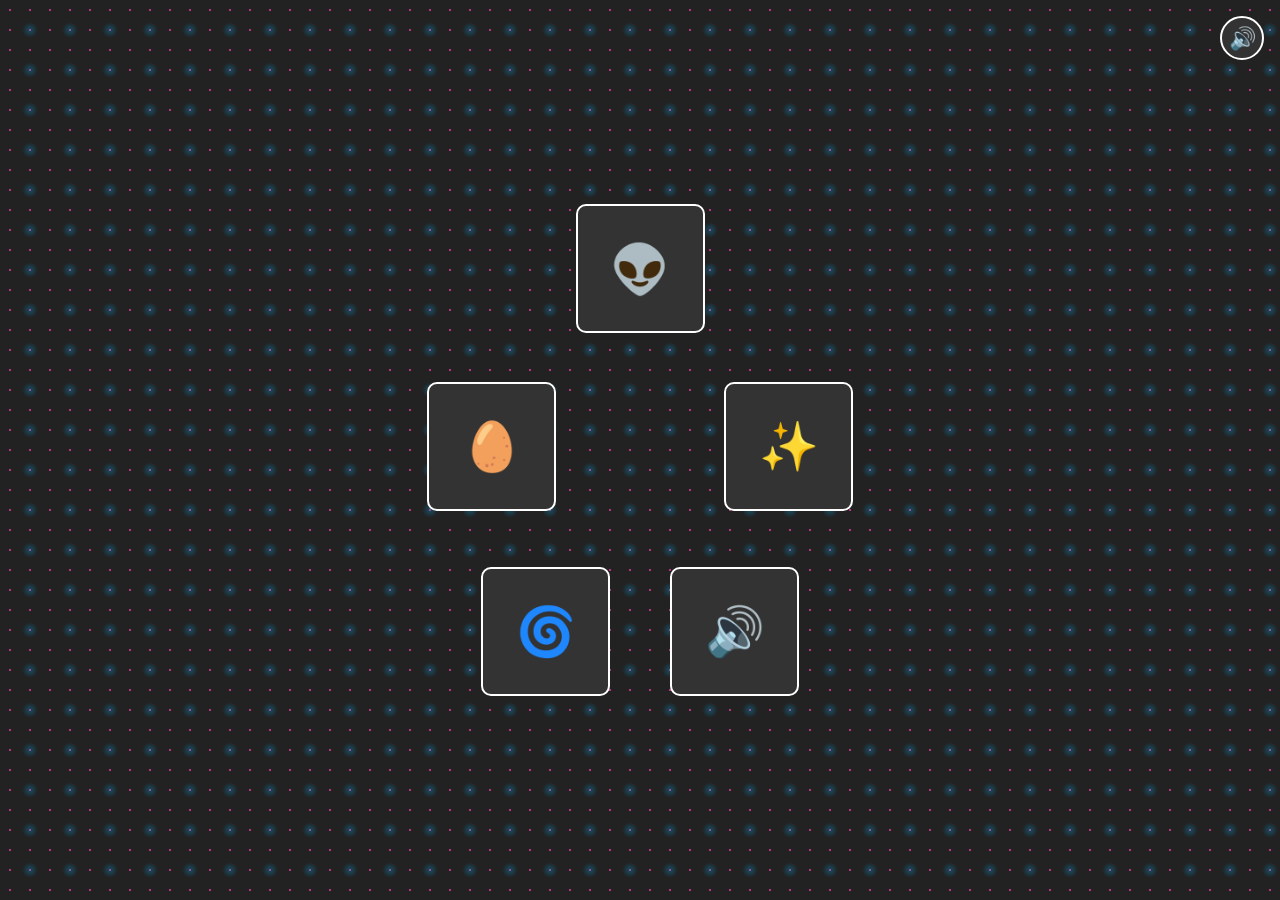
<file: ARCHIVE/index_old.html>
<!-- Updated index.html -->
<!doctype html>
<html lang="en">
  <head>
    <meta charset="UTF-8" />
    <meta name="viewport" content="width=device-width, initial-scale=1.0" />
    <title>Edward Kasimir - Launch Page</title>
    <link
      href="https://fonts.googleapis.com/css2?family=Montserrat:wght@400;700&display=swap"
      rel="stylesheet"
    />
    <link rel="stylesheet" href="layout.css" />
    <link rel="stylesheet" href="animation.css" />
  </head>
  <body>
    <button
      id="muteToggle"
      class="mute-toggle"
      type="button"
      aria-label="Mute sound"
      aria-pressed="false"
    >
      🔊
    </button>

    <div class="container">
      <div class="button-wrapper" id="button1Wrapper">
        <a
          href="https://edulus.github.io/Close-Encounters-with-5-Tones/"
          class="button"
          id="button1"
          aria-label="Close Encounters with 5 Tones"
          aria-describedby="tooltip1"
        ></a>
        <div class="tooltip" id="tooltip1" role="tooltip">
          Close Encounters with 5 Tones
        </div>
      </div>
      <div class="button-wrapper" id="button2Wrapper">
        <a
          href="https://edulus.github.io/Swirling-Cosmic-Egg/"
          class="button"
          id="button2"
          aria-label="Swirling Cosmic Egg"
          aria-describedby="tooltip2"
        ></a>
        <div class="tooltip" id="tooltip2" role="tooltip">
          Swirling Cosmic Egg
        </div>
      </div>
      <div class="button-wrapper" id="button3Wrapper">
        <a
          href="https://edulus.github.io/Space-Sounds-Generator/"
          class="button"
          id="button3"
          aria-label="Space Sounds Generator"
          aria-describedby="tooltip3"
        ></a>
        <div class="tooltip" id="tooltip3" role="tooltip">
          Space Sounds Generator
        </div>
      </div>
      <div class="button-wrapper" id="button4Wrapper">
        <a
          href="https://edulus.github.io/Ethereal_Chord_Generator/"
          class="button"
          id="button4"
          aria-label="Ethereal Chord Generator"
          aria-describedby="tooltip4"
        ></a>
        <div class="tooltip" id="tooltip4" role="tooltip">
          Ethereal Chord Generator
        </div>
      </div>
      <div class="button-wrapper" id="button5Wrapper">
        <a
          href="https://edulus.github.io/YT-DLP_Web_Interface/"
          class="button"
          id="button5"
          aria-label="YouTube Audio Extractor"
          aria-describedby="tooltip5"
        ></a>
        <div class="tooltip" id="tooltip5" role="tooltip">
          YouTube Audio Extractor
        </div>
      </div>
    </div>
    <script type="module">
      import { Layout } from "./layout.js";
      import { Animation } from "./animation.js";

      document.addEventListener("DOMContentLoaded", async () => {
        const layout = new Layout();

        // Audio is loaded dynamically so a failure here cannot prevent
        // the click animation from being wired up.
        let audio = null;
        try {
          const { AudioEngine } = await import("./audio.js");
          audio = new AudioEngine();
          audio.armAutoStart();
        } catch (err) {
          console.warn("Audio module failed to load:", err);
        }

        const animation = new Animation(layout, audio);

        // Mute toggle wiring
        const muteBtn = document.getElementById("muteToggle");
        if (audio && muteBtn) {
          const updateMuteUI = () => {
            const muted = audio.isMuted();
            muteBtn.textContent = muted ? "🔇" : "🔊";
            muteBtn.setAttribute("aria-pressed", String(muted));
            muteBtn.setAttribute(
              "aria-label",
              muted ? "Unmute sound" : "Mute sound",
            );
          };
          updateMuteUI();
          muteBtn.addEventListener("click", () => {
            audio.toggleMute();
            updateMuteUI();
          });
        } else if (muteBtn) {
          muteBtn.style.display = "none";
        }
      });
    </script>
  </body>
</html>
</file>
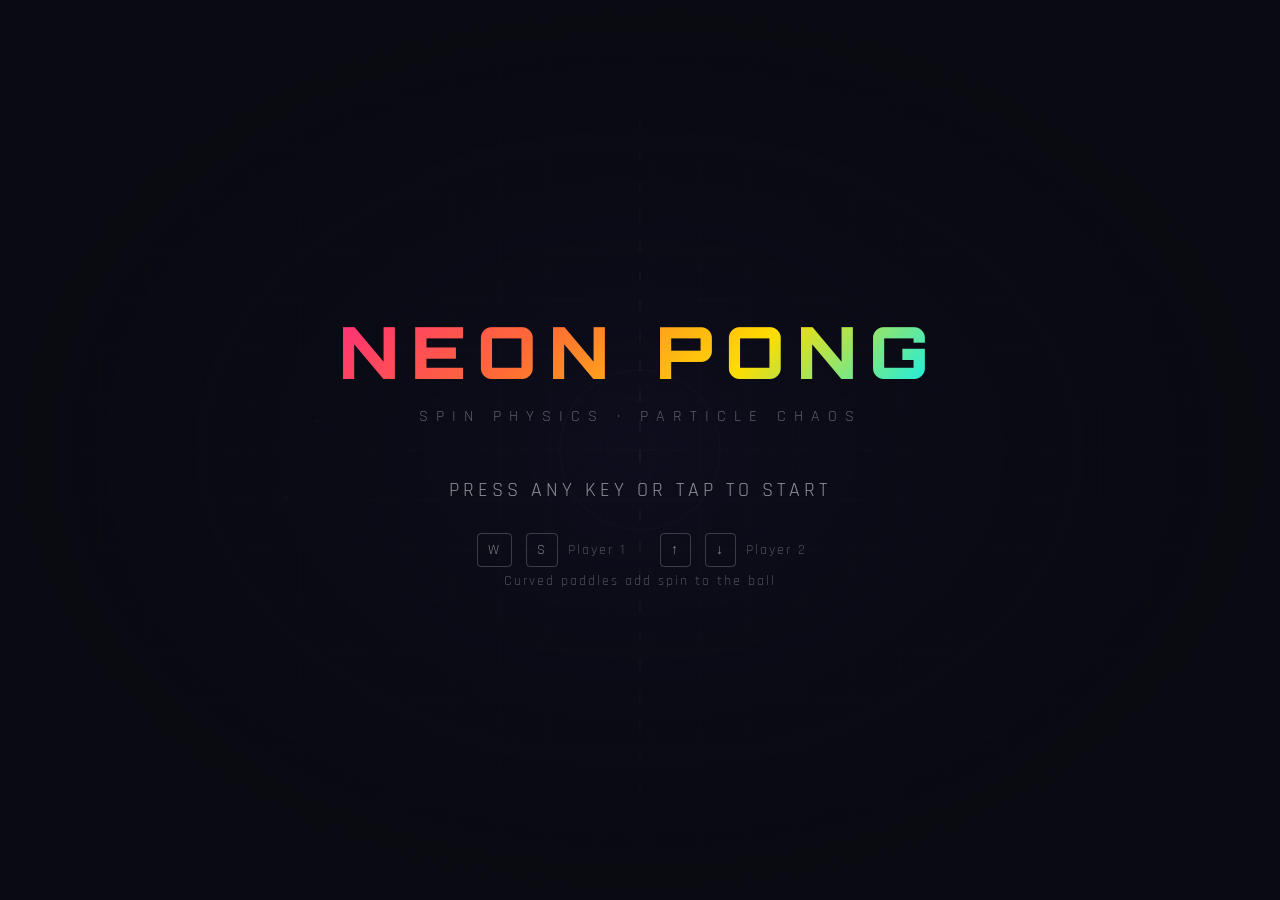
<file: ARCHIVE/neon-pong.html>
<!DOCTYPE html>
<html lang="en">
<head>
<meta charset="UTF-8">
<meta name="viewport" content="width=device-width, initial-scale=1.0">
<title>NEON PONG</title>
<style>
  @import url('https://fonts.googleapis.com/css2?family=Orbitron:wght@400;700;900&family=Rajdhani:wght@300;500;700&display=swap');

  * { margin: 0; padding: 0; box-sizing: border-box; }

  body {
    background: #0a0a12;
    overflow: hidden;
    height: 100vh;
    width: 100vw;
    display: flex;
    align-items: center;
    justify-content: center;
    font-family: 'Orbitron', monospace;
    cursor: none;
  }

  canvas {
    display: block;
    image-rendering: pixelated;
  }

  #ui-overlay {
    position: fixed;
    top: 0; left: 0;
    width: 100%; height: 100%;
    pointer-events: none;
    z-index: 10;
  }

  #score-display {
    position: fixed;
    top: 30px;
    width: 100%;
    display: flex;
    justify-content: center;
    gap: 80px;
    z-index: 20;
    pointer-events: none;
  }

  .score {
    font-family: 'Orbitron', monospace;
    font-size: 48px;
    font-weight: 900;
    letter-spacing: 4px;
  }

  .score-p1 {
    color: #ff2d7b;
    text-shadow: 0 0 20px #ff2d7b88, 0 0 40px #ff2d7b44, 0 0 80px #ff2d7b22;
  }

  .score-p2 {
    color: #00f0ff;
    text-shadow: 0 0 20px #00f0ff88, 0 0 40px #00f0ff44, 0 0 80px #00f0ff22;
  }

  .score-divider {
    color: #ffffff33;
    font-size: 36px;
    align-self: center;
  }

  #start-screen {
    position: fixed;
    top: 0; left: 0;
    width: 100%; height: 100%;
    display: flex;
    flex-direction: column;
    align-items: center;
    justify-content: center;
    z-index: 30;
    background: radial-gradient(ellipse at center, #0a0a1288 0%, #0a0a12 70%);
    pointer-events: all;
  }

  #start-screen h1 {
    font-family: 'Orbitron', monospace;
    font-size: 72px;
    font-weight: 900;
    background: linear-gradient(135deg, #ff2d7b, #ff6b35, #ffdd00, #00f0ff);
    -webkit-background-clip: text;
    -webkit-text-fill-color: transparent;
    background-clip: text;
    letter-spacing: 12px;
    margin-bottom: 10px;
    animation: titlePulse 2s ease-in-out infinite;
  }

  #start-screen .subtitle {
    font-family: 'Rajdhani', sans-serif;
    font-size: 16px;
    color: #ffffff55;
    letter-spacing: 8px;
    text-transform: uppercase;
    margin-bottom: 50px;
  }

  #start-screen .prompt {
    font-family: 'Rajdhani', sans-serif;
    font-size: 20px;
    color: #ffffff88;
    letter-spacing: 4px;
    animation: blink 1.5s ease-in-out infinite;
  }

  .controls-info {
    font-family: 'Rajdhani', sans-serif;
    font-size: 14px;
    color: #ffffff44;
    letter-spacing: 2px;
    margin-top: 30px;
    text-align: center;
    line-height: 2;
  }

  .controls-info span.key {
    display: inline-block;
    padding: 2px 10px;
    border: 1px solid #ffffff33;
    border-radius: 4px;
    color: #ffffff77;
    margin: 0 4px;
  }

  @keyframes titlePulse {
    0%, 100% { filter: drop-shadow(0 0 30px #ff2d7b44) drop-shadow(0 0 60px #00f0ff22); }
    50% { filter: drop-shadow(0 0 50px #ff2d7b66) drop-shadow(0 0 80px #00f0ff44); }
  }

  @keyframes blink {
    0%, 100% { opacity: 1; }
    50% { opacity: 0.3; }
  }

  #rally-counter {
    position: fixed;
    bottom: 30px;
    width: 100%;
    text-align: center;
    z-index: 20;
    pointer-events: none;
    font-family: 'Rajdhani', sans-serif;
    font-size: 14px;
    color: #ffffff33;
    letter-spacing: 6px;
    text-transform: uppercase;
    transition: color 0.3s;
  }

  .hidden { display: none !important; }
</style>
</head>
<body>

<canvas id="game"></canvas>

<div id="score-display" class="hidden">
  <span class="score score-p1" id="s1">0</span>
  <span class="score-divider">:</span>
  <span class="score score-p2" id="s2">0</span>
</div>

<div id="rally-counter" class="hidden">RALLY <span id="rally-num">0</span></div>

<div id="start-screen">
  <h1>NEON PONG</h1>
  <div class="subtitle">spin physics · particle chaos</div>
  <div class="prompt">PRESS ANY KEY OR TAP TO START</div>
  <div class="controls-info">
    <span class="key">W</span> <span class="key">S</span> Player 1 &nbsp;&nbsp;&nbsp;
    <span class="key">↑</span> <span class="key">↓</span> Player 2<br>
    Curved paddles add spin to the ball
  </div>
</div>

<script>
// =============================================================================
// CANVAS SETUP
// =============================================================================
const canvas = document.getElementById('game');
const ctx = canvas.getContext('2d');

// =============================================================================
// RESPONSIVE SIZING
// Resizes the canvas to fill the full browser window on load and resize events.
// =============================================================================
function resize() {
  canvas.width = window.innerWidth;
  canvas.height = window.innerHeight;
}
resize();
window.addEventListener('resize', resize);

// =============================================================================
// COLOR CONSTANTS
// Player 1 = hot pink, Player 2 = cyan, Ball = white (shifts with rally heat)
// =============================================================================
const P1_COLOR = '#ff2d7b';
const P2_COLOR = '#00f0ff';
const BALL_COLOR = '#ffffff';

// =============================================================================
// GAME STATE
// Tracks whether the game has started, player scores, consecutive rally hits,
// and screen shake intensity/direction for camera effects.
// =============================================================================
let gameStarted = false;
let scores = [0, 0];
let rallyCount = 0;       // consecutive hits without scoring — drives visual intensity
let screenShake = 0;       // current shake magnitude (decays each frame)
let screenShakeAngle = 0;  // random direction for shake offset

// =============================================================================
// PARTICLE SYSTEM
// Two arrays: `particles` for hit/score explosions, `trails` for ball afterimages.
// Each particle has position, velocity, color, lifetime, and size.
// Particles fade out and shrink as their life decreases.
// =============================================================================
const particles = [];
const trails = [];

class Particle {
  constructor(x, y, color, vx, vy, life, size) {
    this.x = x; this.y = y;
    this.color = color;
    this.vx = vx; this.vy = vy;
    this.life = life;       // frames remaining
    this.maxLife = life;    // initial lifetime (used for alpha calculation)
    this.size = size || 3;
  }
  // Move the particle, apply friction (0.98), decrement life
  update() {
    this.x += this.vx;
    this.y += this.vy;
    this.vx *= 0.98;  // friction — particles decelerate over time
    this.vy *= 0.98;
    this.life--;
  }
  // Draw a glowing circle that fades and shrinks with remaining life
  draw() {
    const alpha = this.life / this.maxLife;
    ctx.globalAlpha = alpha;
    ctx.fillStyle = this.color;
    ctx.shadowColor = this.color;
    ctx.shadowBlur = 15;
    ctx.beginPath();
    ctx.arc(this.x, this.y, this.size * alpha, 0, Math.PI * 2);
    ctx.fill();
    ctx.shadowBlur = 0;
    ctx.globalAlpha = 1;
  }
}

// Spawn a burst of particles at (x,y) — used on paddle hits and wall bounces.
// `count` scales with rally length so hits feel more intense over time.
function spawnHitParticles(x, y, color, count = 20) {
  for (let i = 0; i < count; i++) {
    const angle = Math.random() * Math.PI * 2;
    const speed = 1 + Math.random() * 6;
    particles.push(new Particle(
      x, y, color,
      Math.cos(angle) * speed,
      Math.sin(angle) * speed,
      20 + Math.random() * 30,
      1 + Math.random() * 3
    ));
  }
}

// Spawn a large explosion when a point is scored — 60 particles, bigger and faster.
function spawnScoreExplosion(x, y, color) {
  for (let i = 0; i < 60; i++) {
    const angle = Math.random() * Math.PI * 2;
    const speed = 2 + Math.random() * 10;
    particles.push(new Particle(
      x, y, color,
      Math.cos(angle) * speed,
      Math.sin(angle) * speed,
      40 + Math.random() * 40,
      2 + Math.random() * 4
    ));
  }
}

// =============================================================================
// BALL OBJECT
// Tracks position, velocity, spin (applied as curve each frame), and radius.
// reset() centers the ball and launches it at a slight random angle.
// =============================================================================
const ball = {
  x: 0, y: 0,
  vx: 0, vy: 0,
  spin: 0,          // spin value — positive = curves downward, negative = curves upward
  radius: 8,
  speed: 6,
  baseSpeed: 6,     // initial launch speed (ball accelerates on each paddle hit)
  reset() {
    this.x = canvas.width / 2;
    this.y = canvas.height / 2;
    this.spin = 0;
    const angle = (Math.random() - 0.5) * 0.8;  // slight vertical variance
    const dir = Math.random() > 0.5 ? 1 : -1;   // random left/right
    this.vx = Math.cos(angle) * this.baseSpeed * dir;
    this.vy = Math.sin(angle) * this.baseSpeed;
    this.speed = this.baseSpeed;
  }
};

// =============================================================================
// PADDLE CONFIGURATION & OBJECTS
// PADDLE_CURVE controls how much spin the curved paddle surface imparts.
// Each paddle tracks x, y, vertical velocity (vy), and color.
// =============================================================================
const PADDLE_W = 14;
const PADDLE_H = 110;
const PADDLE_CURVE = 0.35; // spin multiplier — higher = more curve on off-center hits
const PADDLE_SPEED = 7;

const paddles = [
  { x: 40, y: 0, vy: 0, color: P1_COLOR, upKey: false, downKey: false },
  { x: 0, y: 0, vy: 0, color: P2_COLOR, upKey: false, downKey: false },
];

// Center both paddles vertically and position them at their respective edges
function resetPaddles() {
  paddles[0].x = 40;
  paddles[0].y = canvas.height / 2 - PADDLE_H / 2;
  paddles[1].x = canvas.width - 40 - PADDLE_W;
  paddles[1].y = canvas.height / 2 - PADDLE_H / 2;
}

// =============================================================================
// INPUT HANDLING
// Keyboard: tracks all pressed keys in a dictionary. Any key starts the game.
// Touch: drag vertically to move both paddles (mobile support).
// =============================================================================
const keys = {};
window.addEventListener('keydown', e => {
  keys[e.key] = true;
  if (!gameStarted) startGame();
});
window.addEventListener('keyup', e => { keys[e.key] = false; });

// Touch support — tracks vertical drag delta and applies to both paddles
let touchY = null;
window.addEventListener('touchstart', e => {
  if (!gameStarted) { startGame(); return; }
  touchY = e.touches[0].clientY;
});
window.addEventListener('touchmove', e => {
  e.preventDefault();
  if (e.touches[0]) {
    const newY = e.touches[0].clientY;
    if (touchY !== null) {
      const delta = newY - touchY;
      paddles[0].y += delta;
      paddles[1].y += delta;
    }
    touchY = newY;
  }
}, { passive: false });
window.addEventListener('touchend', () => { touchY = null; });

// =============================================================================
// GAME INITIALIZATION
// Hides the start screen, shows score UI, resets all game objects to defaults.
// =============================================================================
function startGame() {
  gameStarted = true;
  document.getElementById('start-screen').classList.add('hidden');
  document.getElementById('score-display').classList.remove('hidden');
  document.getElementById('rally-counter').classList.remove('hidden');
  resetPaddles();
  ball.reset();
  scores = [0, 0];
  rallyCount = 0;
  updateScoreDisplay();
}

// Sync the DOM score and rally counter elements with current game state
function updateScoreDisplay() {
  document.getElementById('s1').textContent = scores[0];
  document.getElementById('s2').textContent = scores[1];
  document.getElementById('rally-num').textContent = rallyCount;
}

// =============================================================================
// BACKGROUND RENDERING
// Draws a dark radial gradient base, a subtle grid overlay, a dashed center
// line, and a center circle — all very low opacity for atmosphere.
// =============================================================================
function drawBackground() {
  // Radial gradient — darker at edges, slightly lighter at center
  const grad = ctx.createRadialGradient(
    canvas.width / 2, canvas.height / 2, 0,
    canvas.width / 2, canvas.height / 2, canvas.width * 0.7
  );
  grad.addColorStop(0, '#12122a');
  grad.addColorStop(1, '#0a0a12');
  ctx.fillStyle = grad;
  ctx.fillRect(0, 0, canvas.width, canvas.height);

  // Grid lines
  ctx.strokeStyle = '#ffffff08';
  ctx.lineWidth = 1;
  const gridSize = 50;
  for (let x = 0; x < canvas.width; x += gridSize) {
    ctx.beginPath();
    ctx.moveTo(x, 0);
    ctx.lineTo(x, canvas.height);
    ctx.stroke();
  }
  for (let y = 0; y < canvas.height; y += gridSize) {
    ctx.beginPath();
    ctx.moveTo(0, y);
    ctx.lineTo(canvas.width, y);
    ctx.stroke();
  }

  // Center line
  ctx.setLineDash([12, 18]);
  ctx.strokeStyle = '#ffffff15';
  ctx.lineWidth = 2;
  ctx.beginPath();
  ctx.moveTo(canvas.width / 2, 0);
  ctx.lineTo(canvas.width / 2, canvas.height);
  ctx.stroke();
  ctx.setLineDash([]);

  // Center circle
  ctx.strokeStyle = '#ffffff0a';
  ctx.lineWidth = 1.5;
  ctx.beginPath();
  ctx.arc(canvas.width / 2, canvas.height / 2, 80, 0, Math.PI * 2);
  ctx.stroke();
}

// =============================================================================
// PADDLE RENDERING (CURVED)
// Draws each paddle as a curved shape using quadratic Bézier curves.
// The curve direction flips per side (P1 curves left, P2 curves right).
// A neon glow (shadowBlur) and inner highlight line complete the look.
// =============================================================================
function drawPaddle(p) {
  // Outer neon glow effect
  ctx.shadowColor = p.color;
  ctx.shadowBlur = 25;

  // Calculate curve direction — P1 paddle curves inward (left), P2 curves inward (right)
  const cx = p === paddles[0] ? p.x + PADDLE_W + 8 : p.x - 8;
  const curve = p === paddles[0] ? -12 : 12;

  ctx.fillStyle = p.color;
  ctx.beginPath();
  ctx.moveTo(p.x, p.y);
  ctx.quadraticCurveTo(p.x + PADDLE_W / 2 + curve, p.y + PADDLE_H / 2, p.x, p.y + PADDLE_H);
  ctx.lineTo(p.x + PADDLE_W, p.y + PADDLE_H);
  ctx.quadraticCurveTo(p.x + PADDLE_W / 2 + curve, p.y + PADDLE_H / 2, p.x + PADDLE_W, p.y);
  ctx.closePath();
  ctx.fill();

  // Inner glow line
  ctx.strokeStyle = '#ffffff88';
  ctx.lineWidth = 1;
  ctx.beginPath();
  ctx.quadraticCurveTo(p.x + PADDLE_W / 2 + curve, p.y + PADDLE_H / 2, p.x + (p === paddles[0] ? 0 : PADDLE_W), p.y + PADDLE_H);
  ctx.stroke();

  ctx.shadowBlur = 0;
}

// =============================================================================
// BALL RENDERING
// Three layers: (1) trail afterimages, (2) main ball, (3) spin indicator.
// 
// TRAIL: Records ball position each frame into `trails[]`. Each trail dot
// fades and shrinks over 15 frames. Color shifts from white to orange/red
// based on `rallyHeat` (0-1 ratio of rallyCount/15).
//
// BALL COLOR: Shifts from white → orange → red as rally count increases,
// making long rallies feel visually hotter. Glow intensity also scales.
//
// SPIN INDICATOR: When the ball has significant spin, a rotating line is
// drawn through its center. Rotation speed = spin value × time.
// =============================================================================
function drawBall() {
  // --- Trail afterimages ---
  // Push current position as a new trail dot
  trails.push({ x: ball.x, y: ball.y, life: 15, maxLife: 15 });

  // Draw trails
  for (let i = trails.length - 1; i >= 0; i--) {
    const t = trails[i];
    const alpha = (t.life / t.maxLife) * 0.4;
    const rallyHeat = Math.min(rallyCount / 15, 1);
    const r = Math.round(255 - rallyHeat * 210);
    const g = Math.round(255 - rallyHeat * 200);
    const b = Math.round(255 - rallyHeat * 130);
    ctx.globalAlpha = alpha;
    ctx.fillStyle = `rgb(${r},${g},${b})`;
    ctx.beginPath();
    ctx.arc(t.x, t.y, ball.radius * (t.life / t.maxLife), 0, Math.PI * 2);
    ctx.fill();
    t.life--;
    if (t.life <= 0) trails.splice(i, 1);
  }
  ctx.globalAlpha = 1;

  // Ball color shifts with rally heat
  const rallyHeat = Math.min(rallyCount / 15, 1);
  const ballR = Math.round(255);
  const ballG = Math.round(255 - rallyHeat * 200);
  const ballB = Math.round(255 - rallyHeat * 180);
  const currentBallColor = `rgb(${ballR},${ballG},${ballB})`;

  // Main ball
  ctx.shadowColor = currentBallColor;
  ctx.shadowBlur = 20 + rallyHeat * 20;
  ctx.fillStyle = currentBallColor;
  ctx.beginPath();
  ctx.arc(ball.x, ball.y, ball.radius, 0, Math.PI * 2);
  ctx.fill();

  // Spin indicator — rotating line on ball
  if (Math.abs(ball.spin) > 0.1) {
    const spinAngle = performance.now() * 0.01 * ball.spin;
    ctx.strokeStyle = '#ffffff88';
    ctx.lineWidth = 1.5;
    ctx.beginPath();
    ctx.moveTo(
      ball.x + Math.cos(spinAngle) * ball.radius * 0.7,
      ball.y + Math.sin(spinAngle) * ball.radius * 0.7
    );
    ctx.lineTo(
      ball.x - Math.cos(spinAngle) * ball.radius * 0.7,
      ball.y - Math.sin(spinAngle) * ball.radius * 0.7
    );
    ctx.stroke();
  }

  ctx.shadowBlur = 0;
}

// =============================================================================
// BALL PHYSICS & COLLISION
// 
// SPIN PHYSICS: Each frame, spin is applied as a vertical force (vy += spin * 0.15),
// causing the ball to curve mid-flight. Spin decays by 0.5% per frame (× 0.995).
//
// WALL BOUNCE: Ball reflects off top/bottom walls with minor particle sparks.
//
// PADDLE COLLISION: On hit, calculates `hitPos` (-1 to 1) based on where on
// the paddle face the ball struck. This drives two things:
//   1. SPIN: hitPos × PADDLE_CURVE × 8, plus paddle's own velocity × 0.3
//   2. ANGLE: hitPos maps to a reflection angle (±60°)
// Ball speed increases 5% per hit, capped at 18px/frame.
// Spawns particles scaled to rally count and triggers screen shake.
//
// SCORING: When ball exits left/right bounds, opponent scores. Triggers a
// large particle explosion, heavy screen shake, and rally reset.
// =============================================================================
function updateBall() {
  // Apply spin as a continuous vertical force — this is what curves the ball
  ball.vy += ball.spin * 0.15;
  ball.spin *= 0.995; // spin decays slowly each frame

  ball.x += ball.vx;
  ball.y += ball.vy;

  // Top/bottom bounce
  if (ball.y - ball.radius < 0) {
    ball.y = ball.radius;
    ball.vy *= -1;
    spawnHitParticles(ball.x, ball.y, '#ffffff55', 8);
  }
  if (ball.y + ball.radius > canvas.height) {
    ball.y = canvas.height - ball.radius;
    ball.vy *= -1;
    spawnHitParticles(ball.x, ball.y, '#ffffff55', 8);
  }

  // --- Paddle collisions ---
  // Check both paddles using AABB (axis-aligned bounding box) detection
  for (let i = 0; i < 2; i++) {
    const p = paddles[i];
    const paddleLeft = p.x;
    const paddleRight = p.x + PADDLE_W;
    const paddleTop = p.y;
    const paddleBottom = p.y + PADDLE_H;

    if (
      ball.x + ball.radius > paddleLeft &&
      ball.x - ball.radius < paddleRight &&
      ball.y + ball.radius > paddleTop &&
      ball.y - ball.radius < paddleBottom
    ) {
      // Where on paddle did it hit? -1 to 1
      const hitPos = ((ball.y - p.y) / PADDLE_H - 0.5) * 2;

      // Spin from curved paddle: depends on hit position
      ball.spin = hitPos * PADDLE_CURVE * 8;

      // Also add paddle velocity to spin
      ball.spin += p.vy * 0.3;

      // Reflect
      ball.vx *= -1;

      // Adjust angle based on hit position
      const angle = hitPos * Math.PI / 3;
      const speed = Math.sqrt(ball.vx * ball.vx + ball.vy * ball.vy);
      const newSpeed = Math.min(speed * 1.05, 18); // accelerate, cap at 18
      ball.vx = (i === 0 ? 1 : -1) * Math.cos(angle) * newSpeed;
      ball.vy = Math.sin(angle) * newSpeed;

      // Push ball out of paddle
      ball.x = i === 0 ? paddleRight + ball.radius : paddleLeft - ball.radius;

      rallyCount++;
      updateScoreDisplay();

      // Effects
      spawnHitParticles(ball.x, ball.y, p.color, 15 + rallyCount * 2);
      screenShake = 4 + Math.min(rallyCount, 10);
      screenShakeAngle = Math.random() * Math.PI * 2;
    }
  }

  // --- Scoring ---
  // Ball exiting left edge = P2 scores, right edge = P1 scores.
  // Triggers explosion, heavy shake, rally reset, and ball re-launch.
  if (ball.x < -30) {
    scores[1]++;
    spawnScoreExplosion(0, ball.y, P2_COLOR);
    screenShake = 20;
    rallyCount = 0;
    updateScoreDisplay();
    ball.reset();
  }
  if (ball.x > canvas.width + 30) {
    scores[0]++;
    spawnScoreExplosion(canvas.width, ball.y, P1_COLOR);
    screenShake = 20;
    rallyCount = 0;
    updateScoreDisplay();
    ball.reset();
  }
}

// =============================================================================
// PADDLE MOVEMENT
// Reads keyboard state to set paddle velocity. When no key is pressed,
// velocity decays (× 0.8) for a smooth stop instead of instant halt.
// Paddles are clamped to screen bounds. P2's x is recalculated on each
// frame to stay correct after window resizes.
// =============================================================================
function updatePaddles() {
  // P1 controls: W (up) / S (down)
  if (keys['w'] || keys['W']) paddles[0].vy = -PADDLE_SPEED;
  else if (keys['s'] || keys['S']) paddles[0].vy = PADDLE_SPEED;
  else paddles[0].vy *= 0.8;

  // P2 controls: Arrow Up / Arrow Down
  if (keys['ArrowUp']) paddles[1].vy = -PADDLE_SPEED;
  else if (keys['ArrowDown']) paddles[1].vy = PADDLE_SPEED;
  else paddles[1].vy *= 0.8;

  for (const p of paddles) {
    p.y += p.vy;
    p.y = Math.max(0, Math.min(canvas.height - PADDLE_H, p.y));
  }

  // Keep P2 x correct on resize
  paddles[1].x = canvas.width - 40 - PADDLE_W;
}

// =============================================================================
// MAIN GAME LOOP
// Runs every frame via requestAnimationFrame. Order of operations:
//   1. Apply screen shake (translate canvas context)
//   2. Draw background
//   3. If game started: update paddles → update ball → draw paddles → draw ball
//      If not started: spawn ambient floating particles for the title screen
//   4. Update and draw all active particles
//   5. Draw rally heat border glow (kicks in after 5 consecutive hits)
//   6. Restore canvas context (undo screen shake translation)
// =============================================================================
function gameLoop() {
  requestAnimationFrame(gameLoop);

  ctx.save();

  // --- Screen shake ---
  // Translates the entire canvas by a random offset based on shake magnitude.
  // Shake decays by 15% per frame. Triggered by paddle hits (small) and scores (large).
  if (screenShake > 0) {
    const shakeX = Math.cos(screenShakeAngle) * screenShake * (Math.random() - 0.5) * 2;
    const shakeY = Math.sin(screenShakeAngle) * screenShake * (Math.random() - 0.5) * 2;
    ctx.translate(shakeX, shakeY);
    screenShake *= 0.85;
    if (screenShake < 0.5) screenShake = 0;
  }

  drawBackground();

  if (!gameStarted) {
    // Ambient particles on start screen
    if (Math.random() < 0.1) {
      particles.push(new Particle(
        Math.random() * canvas.width,
        Math.random() * canvas.height,
        Math.random() > 0.5 ? P1_COLOR + '44' : P2_COLOR + '44',
        (Math.random() - 0.5) * 0.5,
        (Math.random() - 0.5) * 0.5,
        60 + Math.random() * 60,
        1 + Math.random() * 2
      ));
    }
  } else {
    updatePaddles();
    updateBall();
    drawPaddle(paddles[0]);
    drawPaddle(paddles[1]);
    drawBall();
  }

  // --- Update and draw all active particles ---
  // Iterates backward so splice doesn't skip elements when removing dead particles
  for (let i = particles.length - 1; i >= 0; i--) {
    particles[i].update();
    particles[i].draw();
    if (particles[i].life <= 0) particles.splice(i, 1);
  }

  // --- Rally heat border glow ---
  // After 5+ consecutive hits, a pink radial glow creeps in from the screen
  // edges. Intensity scales from 0 to full over 20 additional hits.
  if (gameStarted && rallyCount > 5) {
    const intensity = Math.min((rallyCount - 5) / 20, 1);
    const grad = ctx.createRadialGradient(
      canvas.width / 2, canvas.height / 2, canvas.width * 0.3,
      canvas.width / 2, canvas.height / 2, canvas.width * 0.7
    );
    grad.addColorStop(0, 'transparent');
    grad.addColorStop(1, `rgba(255, 45, 123, ${intensity * 0.15})`);
    ctx.fillStyle = grad;
    ctx.fillRect(0, 0, canvas.width, canvas.height);
  }

  ctx.restore();
}

gameLoop();
</script>
</body>
</html>
</file>
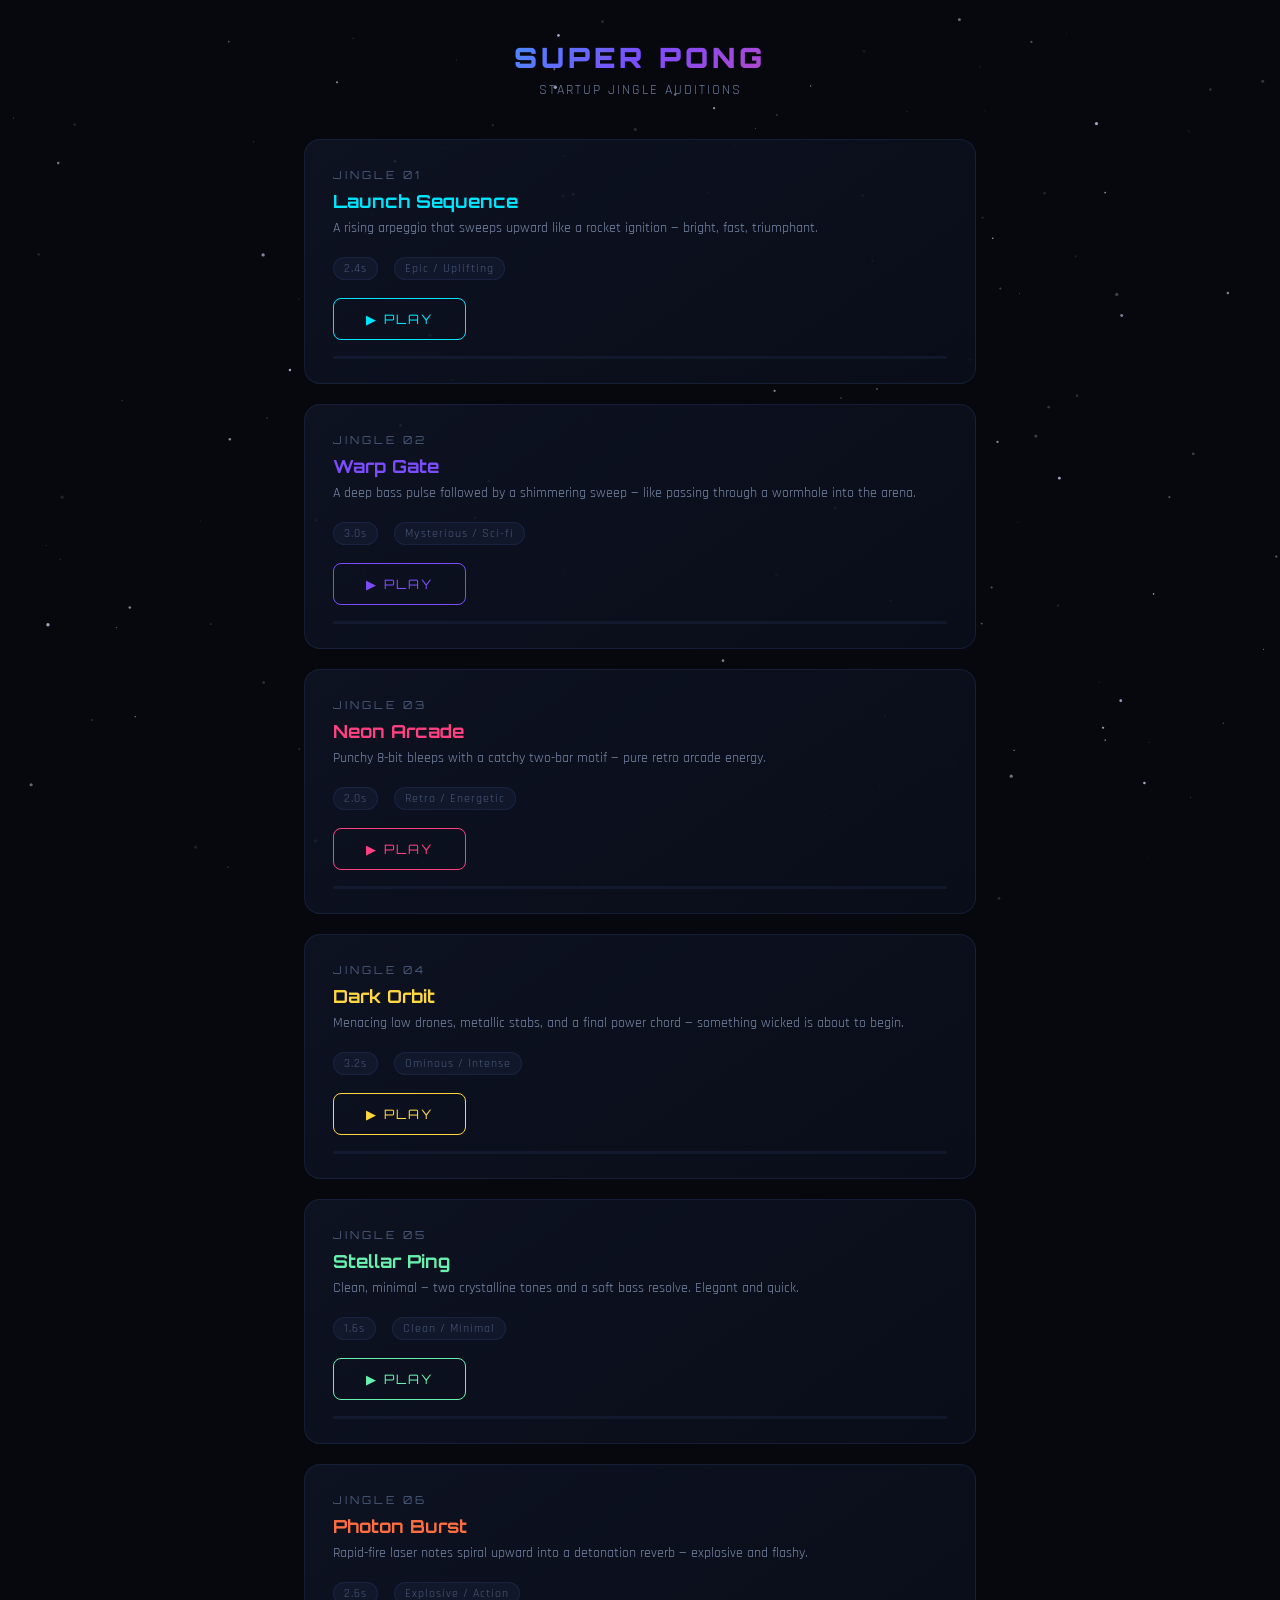
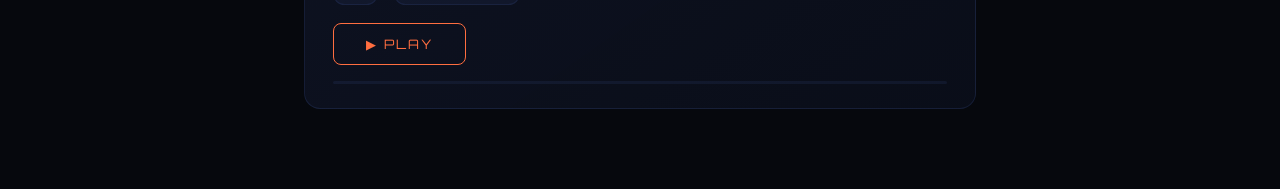
<file: ARCHIVE/space-pong-jingles.html>
<!DOCTYPE html>
<html lang="en">
<head>
<meta charset="UTF-8">
<meta name="viewport" content="width=device-width, initial-scale=1.0">
<title>Super Pong – Startup Jingles</title>
<style>
  @import url('https://fonts.googleapis.com/css2?family=Orbitron:wght@400;700;900&family=Rajdhani:wght@300;500;700&display=swap');

  * { margin: 0; padding: 0; box-sizing: border-box; }

  body {
    min-height: 100vh;
    background: #06080d;
    color: #e0e6f0;
    font-family: 'Rajdhani', sans-serif;
    display: flex;
    flex-direction: column;
    align-items: center;
    overflow-x: hidden;
  }

  /* starfield canvas */
  #stars {
    position: fixed;
    top: 0; left: 0;
    width: 100%; height: 100%;
    z-index: 0;
    pointer-events: none;
  }

  .content {
    position: relative;
    z-index: 1;
    width: 100%;
    max-width: 720px;
    padding: 40px 24px 60px;
  }

  h1 {
    font-family: 'Orbitron', sans-serif;
    font-weight: 900;
    font-size: 28px;
    text-align: center;
    letter-spacing: 4px;
    text-transform: uppercase;
    background: linear-gradient(135deg, #00e5ff, #7c4dff, #ff4081);
    -webkit-background-clip: text;
    -webkit-text-fill-color: transparent;
    margin-bottom: 6px;
  }

  .subtitle {
    text-align: center;
    font-size: 14px;
    color: #6a7a9b;
    letter-spacing: 2px;
    text-transform: uppercase;
    margin-bottom: 40px;
  }

  .jingle-card {
    background: linear-gradient(145deg, rgba(15,20,35,0.9), rgba(10,14,26,0.95));
    border: 1px solid rgba(100, 140, 255, 0.12);
    border-radius: 16px;
    padding: 28px 28px 24px;
    margin-bottom: 20px;
    transition: border-color 0.3s, box-shadow 0.3s;
    position: relative;
    overflow: hidden;
  }

  .jingle-card::before {
    content: '';
    position: absolute;
    top: 0; left: 0; right: 0;
    height: 2px;
    background: linear-gradient(90deg, transparent, var(--accent), transparent);
    opacity: 0;
    transition: opacity 0.3s;
  }

  .jingle-card:hover {
    border-color: rgba(100, 140, 255, 0.3);
    box-shadow: 0 4px 30px rgba(80, 120, 255, 0.08);
  }

  .jingle-card:hover::before { opacity: 1; }

  .jingle-number {
    font-family: 'Orbitron', sans-serif;
    font-size: 11px;
    color: #4a5a7a;
    letter-spacing: 3px;
    margin-bottom: 8px;
  }

  .jingle-name {
    font-family: 'Orbitron', sans-serif;
    font-weight: 700;
    font-size: 18px;
    color: var(--accent);
    margin-bottom: 6px;
  }

  .jingle-desc {
    font-size: 14px;
    color: #7a8aaa;
    line-height: 1.5;
    margin-bottom: 18px;
  }

  .jingle-meta {
    display: flex;
    gap: 16px;
    margin-bottom: 18px;
    font-size: 12px;
    color: #4a5a7a;
    letter-spacing: 1px;
  }

  .jingle-meta span {
    background: rgba(100, 140, 255, 0.06);
    padding: 3px 10px;
    border-radius: 20px;
    border: 1px solid rgba(100, 140, 255, 0.1);
  }

  .play-btn {
    font-family: 'Orbitron', sans-serif;
    font-size: 13px;
    letter-spacing: 2px;
    padding: 12px 32px;
    border: 1px solid var(--accent);
    background: transparent;
    color: var(--accent);
    border-radius: 8px;
    cursor: pointer;
    transition: all 0.25s;
    text-transform: uppercase;
  }

  .play-btn:hover {
    background: var(--accent);
    color: #06080d;
    box-shadow: 0 0 20px color-mix(in srgb, var(--accent) 40%, transparent);
  }

  .play-btn:disabled {
    opacity: 0.4;
    cursor: not-allowed;
  }

  .play-btn.playing {
    background: var(--accent);
    color: #06080d;
    animation: pulse-glow 1s ease-in-out infinite alternate;
  }

  @keyframes pulse-glow {
    from { box-shadow: 0 0 10px color-mix(in srgb, var(--accent) 30%, transparent); }
    to   { box-shadow: 0 0 25px color-mix(in srgb, var(--accent) 50%, transparent); }
  }

  /* Visualizer bar */
  .viz-bar {
    height: 3px;
    background: rgba(100,140,255,0.08);
    border-radius: 2px;
    margin-top: 16px;
    overflow: hidden;
  }

  .viz-fill {
    height: 100%;
    width: 0%;
    background: var(--accent);
    border-radius: 2px;
    transition: width 0.1s linear;
  }
</style>
</head>
<body>

<canvas id="stars"></canvas>

<div class="content">
  <h1>Super Pong</h1>
  <p class="subtitle">Startup Jingle Auditions</p>

  <div id="jingles"></div>
</div>

<script>
// ── Starfield ──
const canvas = document.getElementById('stars');
const ctx = canvas.getContext('2d');
let stars = [];

function initStars() {
  canvas.width = window.innerWidth;
  canvas.height = window.innerHeight;
  stars = Array.from({length: 180}, () => ({
    x: Math.random() * canvas.width,
    y: Math.random() * canvas.height,
    r: Math.random() * 1.4 + 0.3,
    speed: Math.random() * 0.3 + 0.05,
    flicker: Math.random() * Math.PI * 2
  }));
}

function drawStars() {
  ctx.clearRect(0, 0, canvas.width, canvas.height);
  const t = performance.now() * 0.001;
  for (const s of stars) {
    const alpha = 0.4 + 0.4 * Math.sin(t * 0.8 + s.flicker);
    ctx.beginPath();
    ctx.arc(s.x, s.y, s.r, 0, Math.PI * 2);
    ctx.fillStyle = `rgba(200,210,240,${alpha})`;
    ctx.fill();
    s.y += s.speed;
    if (s.y > canvas.height + 2) { s.y = -2; s.x = Math.random() * canvas.width; }
  }
  requestAnimationFrame(drawStars);
}

initStars();
drawStars();
window.addEventListener('resize', initStars);

// ── Audio Context ──
let audioCtx = null;
function getCtx() {
  if (!audioCtx) audioCtx = new (window.AudioContext || window.webkitAudioContext)();
  return audioCtx;
}

// ── Jingle Definitions ──
const jingles = [
  {
    name: "Launch Sequence",
    accent: "#00e5ff",
    desc: "A rising arpeggio that sweeps upward like a rocket ignition — bright, fast, triumphant.",
    duration: "2.4s",
    mood: "Epic / Uplifting",
    play(ctx, t) {
      const notes = [261.6, 329.6, 392, 523.3, 659.3, 784, 1047];
      const master = ctx.createGain();
      master.gain.setValueAtTime(0.25, t);
      master.connect(ctx.destination);

      notes.forEach((freq, i) => {
        const osc = ctx.createOscillator();
        const g = ctx.createGain();
        osc.type = 'triangle';
        osc.frequency.setValueAtTime(freq, t + i * 0.12);
        g.gain.setValueAtTime(0, t + i * 0.12);
        g.gain.linearRampToValueAtTime(0.3, t + i * 0.12 + 0.04);
        g.gain.exponentialRampToValueAtTime(0.001, t + i * 0.12 + 0.35);
        osc.connect(g).connect(master);
        osc.start(t + i * 0.12);
        osc.stop(t + i * 0.12 + 0.4);
      });

      // Final chord shimmer
      [1047, 1318.5, 1568].forEach(f => {
        const osc = ctx.createOscillator();
        const g = ctx.createGain();
        osc.type = 'sine';
        osc.frequency.value = f;
        g.gain.setValueAtTime(0, t + 0.84);
        g.gain.linearRampToValueAtTime(0.15, t + 1.0);
        g.gain.exponentialRampToValueAtTime(0.001, t + 2.4);
        osc.connect(g).connect(master);
        osc.start(t + 0.84);
        osc.stop(t + 2.5);
      });

      return 2.4;
    }
  },
  {
    name: "Warp Gate",
    accent: "#7c4dff",
    desc: "A deep bass pulse followed by a shimmering sweep — like passing through a wormhole into the arena.",
    duration: "3.0s",
    mood: "Mysterious / Sci-fi",
    play(ctx, t) {
      const master = ctx.createGain();
      master.gain.setValueAtTime(0.3, t);
      master.connect(ctx.destination);

      // Deep bass hit
      const bass = ctx.createOscillator();
      const bg = ctx.createGain();
      bass.type = 'sine';
      bass.frequency.setValueAtTime(55, t);
      bass.frequency.exponentialRampToValueAtTime(30, t + 0.8);
      bg.gain.setValueAtTime(0.5, t);
      bg.gain.exponentialRampToValueAtTime(0.001, t + 1.0);
      bass.connect(bg).connect(master);
      bass.start(t);
      bass.stop(t + 1.1);

      // Sweep up
      const sweep = ctx.createOscillator();
      const sg = ctx.createGain();
      sweep.type = 'sawtooth';
      sweep.frequency.setValueAtTime(100, t + 0.3);
      sweep.frequency.exponentialRampToValueAtTime(2000, t + 1.8);
      sg.gain.setValueAtTime(0, t + 0.3);
      sg.gain.linearRampToValueAtTime(0.1, t + 0.6);
      sg.gain.exponentialRampToValueAtTime(0.001, t + 2.0);
      sweep.connect(sg).connect(master);
      sweep.start(t + 0.3);
      sweep.stop(t + 2.1);

      // Chime arrival
      [880, 1108.7, 1318.5, 1760].forEach((f, i) => {
        const osc = ctx.createOscillator();
        const g = ctx.createGain();
        osc.type = 'sine';
        osc.frequency.value = f;
        g.gain.setValueAtTime(0, t + 1.6 + i * 0.1);
        g.gain.linearRampToValueAtTime(0.12, t + 1.65 + i * 0.1);
        g.gain.exponentialRampToValueAtTime(0.001, t + 2.8);
        osc.connect(g).connect(master);
        osc.start(t + 1.6 + i * 0.1);
        osc.stop(t + 3.0);
      });

      return 3.0;
    }
  },
  {
    name: "Neon Arcade",
    accent: "#ff4081",
    desc: "Punchy 8-bit bleeps with a catchy two-bar motif — pure retro arcade energy.",
    duration: "2.0s",
    mood: "Retro / Energetic",
    play(ctx, t) {
      const master = ctx.createGain();
      master.gain.setValueAtTime(0.2, t);
      master.connect(ctx.destination);

      // Melody: classic arcade motif
      const melody = [
        [523.3, 0.12], [659.3, 0.12], [784, 0.12], [1047, 0.24],
        [784, 0.12], [1047, 0.12], [1318.5, 0.24],
        [1568, 0.4]
      ];

      let offset = 0;
      melody.forEach(([freq, dur]) => {
        const osc = ctx.createOscillator();
        const g = ctx.createGain();
        osc.type = 'square';
        osc.frequency.value = freq;
        g.gain.setValueAtTime(0.2, t + offset);
        g.gain.setValueAtTime(0.001, t + offset + dur - 0.02);
        osc.connect(g).connect(master);
        osc.start(t + offset);
        osc.stop(t + offset + dur);
        offset += dur;
      });

      // Bass kicks
      [0, 0.36, 0.72, 1.08].forEach(bt => {
        const osc = ctx.createOscillator();
        const g = ctx.createGain();
        osc.type = 'sine';
        osc.frequency.setValueAtTime(120, t + bt);
        osc.frequency.exponentialRampToValueAtTime(40, t + bt + 0.15);
        g.gain.setValueAtTime(0.3, t + bt);
        g.gain.exponentialRampToValueAtTime(0.001, t + bt + 0.15);
        osc.connect(g).connect(master);
        osc.start(t + bt);
        osc.stop(t + bt + 0.2);
      });

      return 2.0;
    }
  },
  {
    name: "Dark Orbit",
    accent: "#ffd740",
    desc: "Menacing low drones, metallic stabs, and a final power chord — something wicked is about to begin.",
    duration: "3.2s",
    mood: "Ominous / Intense",
    play(ctx, t) {
      const master = ctx.createGain();
      master.gain.setValueAtTime(0.25, t);
      master.connect(ctx.destination);

      // Ominous drone
      [55, 82.4].forEach(f => {
        const osc = ctx.createOscillator();
        const g = ctx.createGain();
        osc.type = 'sawtooth';
        osc.frequency.value = f;
        g.gain.setValueAtTime(0, t);
        g.gain.linearRampToValueAtTime(0.15, t + 0.5);
        g.gain.setValueAtTime(0.15, t + 1.8);
        g.gain.exponentialRampToValueAtTime(0.001, t + 2.5);
        osc.connect(g).connect(master);
        osc.start(t);
        osc.stop(t + 2.6);
      });

      // Metallic stabs
      [0.6, 1.0, 1.4].forEach((bt, i) => {
        const f = [220, 277.2, 329.6][i];
        const osc = ctx.createOscillator();
        const g = ctx.createGain();
        osc.type = 'square';
        osc.frequency.value = f;
        g.gain.setValueAtTime(0.2, t + bt);
        g.gain.exponentialRampToValueAtTime(0.001, t + bt + 0.2);
        osc.connect(g).connect(master);
        osc.start(t + bt);
        osc.stop(t + bt + 0.25);
      });

      // Power chord finale
      [110, 164.8, 220, 329.6].forEach(f => {
        const osc = ctx.createOscillator();
        const g = ctx.createGain();
        osc.type = 'sawtooth';
        osc.frequency.value = f;
        g.gain.setValueAtTime(0, t + 2.0);
        g.gain.linearRampToValueAtTime(0.2, t + 2.1);
        g.gain.exponentialRampToValueAtTime(0.001, t + 3.2);
        osc.connect(g).connect(master);
        osc.start(t + 2.0);
        osc.stop(t + 3.3);
      });

      return 3.2;
    }
  },
  {
    name: "Stellar Ping",
    accent: "#69f0ae",
    desc: "Clean, minimal — two crystalline tones and a soft bass resolve. Elegant and quick.",
    duration: "1.6s",
    mood: "Clean / Minimal",
    play(ctx, t) {
      const master = ctx.createGain();
      master.gain.setValueAtTime(0.3, t);
      master.connect(ctx.destination);

      // Ping 1
      const p1 = ctx.createOscillator();
      const g1 = ctx.createGain();
      p1.type = 'sine';
      p1.frequency.value = 880;
      g1.gain.setValueAtTime(0.3, t);
      g1.gain.exponentialRampToValueAtTime(0.001, t + 0.5);
      p1.connect(g1).connect(master);
      p1.start(t);
      p1.stop(t + 0.55);

      // Ping 2 (higher, delayed)
      const p2 = ctx.createOscillator();
      const g2 = ctx.createGain();
      p2.type = 'sine';
      p2.frequency.value = 1318.5;
      g2.gain.setValueAtTime(0.25, t + 0.25);
      g2.gain.exponentialRampToValueAtTime(0.001, t + 0.9);
      p2.connect(g2).connect(master);
      p2.start(t + 0.25);
      p2.stop(t + 0.95);

      // Soft bass resolve
      const bass = ctx.createOscillator();
      const bg = ctx.createGain();
      bass.type = 'sine';
      bass.frequency.value = 220;
      bg.gain.setValueAtTime(0, t + 0.5);
      bg.gain.linearRampToValueAtTime(0.25, t + 0.6);
      bg.gain.exponentialRampToValueAtTime(0.001, t + 1.6);
      bass.connect(bg).connect(master);
      bass.start(t + 0.5);
      bass.stop(t + 1.7);

      return 1.6;
    }
  },
  {
    name: "Photon Burst",
    accent: "#ff6e40",
    desc: "Rapid-fire laser notes spiral upward into a detonation reverb — explosive and flashy.",
    duration: "2.6s",
    mood: "Explosive / Action",
    play(ctx, t) {
      const master = ctx.createGain();
      master.gain.setValueAtTime(0.2, t);
      master.connect(ctx.destination);

      // Rapid rising laser pips
      for (let i = 0; i < 12; i++) {
        const osc = ctx.createOscillator();
        const g = ctx.createGain();
        osc.type = 'sawtooth';
        const freq = 200 + i * 150;
        osc.frequency.setValueAtTime(freq, t + i * 0.07);
        osc.frequency.exponentialRampToValueAtTime(freq * 1.5, t + i * 0.07 + 0.06);
        g.gain.setValueAtTime(0.15, t + i * 0.07);
        g.gain.exponentialRampToValueAtTime(0.001, t + i * 0.07 + 0.08);
        osc.connect(g).connect(master);
        osc.start(t + i * 0.07);
        osc.stop(t + i * 0.07 + 0.1);
      }

      // Detonation: noise burst
      const bufSize = ctx.sampleRate * 0.5;
      const buf = ctx.createBuffer(1, bufSize, ctx.sampleRate);
      const data = buf.getChannelData(0);
      for (let i = 0; i < bufSize; i++) data[i] = (Math.random() * 2 - 1);
      const noise = ctx.createBufferSource();
      noise.buffer = buf;
      const ng = ctx.createGain();
      ng.gain.setValueAtTime(0, t + 0.84);
      ng.gain.linearRampToValueAtTime(0.3, t + 0.88);
      ng.gain.exponentialRampToValueAtTime(0.001, t + 1.8);
      const filter = ctx.createBiquadFilter();
      filter.type = 'lowpass';
      filter.frequency.setValueAtTime(3000, t + 0.84);
      filter.frequency.exponentialRampToValueAtTime(200, t + 1.8);
      noise.connect(filter).connect(ng).connect(master);
      noise.start(t + 0.84);
      noise.stop(t + 1.9);

      // Resolution tone
      [523.3, 659.3, 784].forEach(f => {
        const osc = ctx.createOscillator();
        const g = ctx.createGain();
        osc.type = 'triangle';
        osc.frequency.value = f;
        g.gain.setValueAtTime(0, t + 1.6);
        g.gain.linearRampToValueAtTime(0.12, t + 1.7);
        g.gain.exponentialRampToValueAtTime(0.001, t + 2.6);
        osc.connect(g).connect(master);
        osc.start(t + 1.6);
        osc.stop(t + 2.7);
      });

      return 2.6;
    }
  }
];

// ── Render Cards ──
const container = document.getElementById('jingles');
let currentlyPlaying = null;

jingles.forEach((j, idx) => {
  const card = document.createElement('div');
  card.className = 'jingle-card';
  card.style.setProperty('--accent', j.accent);
  card.innerHTML = `
    <div class="jingle-number">JINGLE ${String(idx + 1).padStart(2, '0')}</div>
    <div class="jingle-name">${j.name}</div>
    <div class="jingle-desc">${j.desc}</div>
    <div class="jingle-meta">
      <span>${j.duration}</span>
      <span>${j.mood}</span>
    </div>
    <button class="play-btn" data-idx="${idx}">▶ Play</button>
    <div class="viz-bar"><div class="viz-fill"></div></div>
  `;
  container.appendChild(card);
});

// ── Play Logic ──
document.querySelectorAll('.play-btn').forEach(btn => {
  btn.addEventListener('click', () => {
    const idx = parseInt(btn.dataset.idx);
    const j = jingles[idx];
    const ctx = getCtx();

    // Disable all buttons during playback
    document.querySelectorAll('.play-btn').forEach(b => b.disabled = true);
    btn.classList.add('playing');
    btn.textContent = '◼ Playing';

    const vizFill = btn.parentElement.querySelector('.viz-fill');
    const startTime = ctx.currentTime;
    const dur = j.play(ctx, startTime);

    // Animate progress bar
    function updateViz() {
      const elapsed = ctx.currentTime - startTime;
      const pct = Math.min(elapsed / dur * 100, 100);
      vizFill.style.width = pct + '%';
      if (elapsed < dur) {
        requestAnimationFrame(updateViz);
      } else {
        vizFill.style.width = '0%';
        btn.classList.remove('playing');
        btn.textContent = '▶ Play';
        document.querySelectorAll('.play-btn').forEach(b => b.disabled = false);
      }
    }
    requestAnimationFrame(updateViz);
  });
});
</script>
</body>
</html>
</file>
<file: cutscenes.css>
/* ─── Cutscene screens (intro narrative, future defeat/victory) ─────────────
   Shared emoji aesthetic: globe + space invaders, fly-in + hover animations.
   @keyframes hov1/hov2/hov3 and iIn-* are reused across all three cutscenes.
   neonColorCycle is defined in index.html and accessible here globally.
   ──────────────────────────────────────────────────────────────────────── */

/* ── Narrative screen container ── */
#narrative-screen {
  position: fixed; inset: 0;
  display: flex; flex-direction: column;
  align-items: center; justify-content: center;
  z-index: 100; background: transparent;
}
#narrative-screen.hidden { display: none; }

/* Animation layer — fixed position just above centre, behind the text */
#narrative-anim {
  position: absolute;
  top: 50%; left: 50%;
  transform: translate(-50%, -56%);
  width: 500px; height: 330px;
  pointer-events: none;
}

/* Text layer floats on top with dark backdrop for legibility */
#narrative-content {
  position: relative; z-index: 1;
  display: flex; flex-direction: column;
  align-items: center; justify-content: center;
  background: transparent;
  transition: background 0.6s ease;
  padding: 28px 52px;
  border-radius: 10px;
}

/* ── Shared emoji classes ── */
.nem      { display: block; line-height: 1; }
.earth-em { font-size: 110px; }
.other-em { font-size: 40px; }

/* ── Intro: resting positions within 500×330 container ── */
#nw-earth { position: absolute; left: calc(50% - 55px); top: 110px; }
#nw-i1    { position: absolute; left: calc(50% - 20px);  top: 4px;   }
#nw-i2    { position: absolute; left: calc(50% - 158px); top: 22px;  }
#nw-i3    { position: absolute; left: calc(50% + 118px); top: 16px;  }
#nw-i4    { position: absolute; left: calc(50% - 185px); top: 148px; }
#nw-i5    { position: absolute; left: calc(50% + 145px); top: 148px; }
#nw-i6    { position: absolute; left: calc(50% - 115px); top: 265px; }
#nw-i7    { position: absolute; left: calc(50% + 72px);  top: 268px; }

/* ── Intro: fly-in (wrapper div) ── */
#nw-earth { animation: earthIn 0.9s ease-out 0.2s both; }
#nw-i1    { animation: iIn-t  1.2s cubic-bezier(0.1,0.85,0.3,1) 0.5s both; }
#nw-i2    { animation: iIn-tl 1.2s cubic-bezier(0.1,0.85,0.3,1) 0.8s both; }
#nw-i3    { animation: iIn-tr 1.2s cubic-bezier(0.1,0.85,0.3,1) 1.1s both; }
#nw-i4    { animation: iIn-l  1.2s cubic-bezier(0.1,0.85,0.3,1) 1.4s both; }
#nw-i5    { animation: iIn-r  1.2s cubic-bezier(0.1,0.85,0.3,1) 1.7s both; }
#nw-i6    { animation: iIn-bl 1.2s cubic-bezier(0.1,0.85,0.3,1) 2.0s both; }
#nw-i7    { animation: iIn-br 1.2s cubic-bezier(0.1,0.85,0.3,1) 2.3s both; }

/* ── Intro: hover (inner emoji span, starts after fly-in) ── */
.i1-hv { animation: hov1 2.2s ease-in-out 1.7s infinite; }
.i2-hv { animation: hov3 2.8s ease-in-out 2.0s infinite; }
.i3-hv { animation: hov2 2.5s ease-in-out 2.3s infinite; }
.i4-hv { animation: hov3 3.0s ease-in-out 2.6s infinite; }
.i5-hv { animation: hov1 2.4s ease-in-out 2.9s infinite; }
.i6-hv { animation: hov2 2.7s ease-in-out 3.2s infinite; }
.i7-hv { animation: hov3 2.3s ease-in-out 3.5s infinite; }

/* ── Narrative text ── */
#narrative-lines {
  max-width: 620px; text-align: center;
  font-family: 'Courier New', monospace;
  font-size: 17px; color: #bbb;
  line-height: 2.1; letter-spacing: 1px;
}
#narrative-lines p       { margin: 0; min-height: 2.1em; }
#narrative-lines p.hl    { letter-spacing: 2px; font-size: 19px; animation: neonColorCycle 4s linear infinite; }
#narrative-lines p.alien { font-family: 'Orbitron', monospace; font-size: 23px; letter-spacing: 2px; animation: neonColorCycle 4s linear infinite; }

#narrative-prompt {
  margin-top: 52px;
  font-family: 'Courier New', monospace;
  font-size: 13px; letter-spacing: 4px;
  color: rgba(255,255,255,0.4);
  visibility: hidden;
  animation: splashBlink 1.5s ease-in-out infinite;
}

/* ════════════════════════════════════════════════════════════════════════════
   Shared keyframes — reused across intro, defeat, and victory cutscenes
   ════════════════════════════════════════════════════════════════════════════ */

@keyframes splashBlink {
  0%, 100% { opacity: 1; }
  50%       { opacity: 0.25; }
}

/* Globe appear */
@keyframes earthIn {
  from { transform: scale(0.3); opacity: 0; }
  to   { transform: scale(1);   opacity: 1; }
}

/* Invader fly-ins from every direction */
@keyframes iIn-t  { from { transform: translate(0,-550px) scale(0.2); opacity:0; } to { transform:none; opacity:1; } }
@keyframes iIn-tl { from { transform: translate(-750px,-300px) scale(0.2); opacity:0; } to { transform:none; opacity:1; } }
@keyframes iIn-tr { from { transform: translate(750px,-250px) scale(0.2); opacity:0; } to { transform:none; opacity:1; } }
@keyframes iIn-l  { from { transform: translate(-750px,0) scale(0.2); opacity:0; } to { transform:none; opacity:1; } }
@keyframes iIn-r  { from { transform: translate(750px,0) scale(0.2); opacity:0; } to { transform:none; opacity:1; } }
@keyframes iIn-bl { from { transform: translate(-650px,400px) scale(0.2); opacity:0; } to { transform:none; opacity:1; } }
@keyframes iIn-br { from { transform: translate(650px,400px) scale(0.2); opacity:0; } to { transform:none; opacity:1; } }

/* Hover loops — three variants for visual variety */
@keyframes hov1 { 0%,100% { transform: translateY(0) rotate(-4deg); } 50% { transform: translateY(-13px) rotate(4deg); } }
@keyframes hov2 { 0%,100% { transform: translateY(0) rotate(3deg); } 45% { transform: translateY(-15px) rotate(-3deg); } }
@keyframes hov3 { 0%,100% { transform: translateY(-5px) rotate(-2deg); } 55% { transform: translateY(8px) rotate(2deg); } }

/* ════════════════════════════════════════════════════════════════════════════
   Defeat cutscene — "Earth is erased from existence"
   ════════════════════════════════════════════════════════════════════════════ */

/* ── Defeat screen container (same pattern as #narrative-screen) ── */
#defeat-screen {
  position: fixed; inset: 0;
  display: flex; flex-direction: column;
  align-items: center; justify-content: center;
  z-index: 100; background: transparent;
}
#defeat-screen.hidden { display: none; }

/* Animation layer — absolute, positioned identically to #narrative-anim
   so the globe lands at the same screen position as the intro cutscene. */
#defeat-anim {
  position: absolute;
  top: 50%; left: 50%;
  transform: translate(-50%, -56%);
  width: 500px; height: 330px;
  pointer-events: none;
  animation: dSceneIn 0.5s ease-out both;
}

/* ── Resting positions — mirror intro exactly ── */
#dw-earth { position: absolute; left: calc(50% - 55px); top: 110px; }
#dw-i1    { position: absolute; left: calc(50% - 20px);  top: 4px;   }
#dw-i2    { position: absolute; left: calc(50% - 158px); top: 22px;  }
#dw-i3    { position: absolute; left: calc(50% + 118px); top: 16px;  }
#dw-i4    { position: absolute; left: calc(50% - 185px); top: 148px; }
#dw-i5    { position: absolute; left: calc(50% + 145px); top: 148px; }
#dw-i6    { position: absolute; left: calc(50% - 115px); top: 265px; }
#dw-i7    { position: absolute; left: calc(50% + 72px);  top: 268px; }

/* ── Phase 0: Scene fades in — Earth and invaders already in orbit, no fly-in ── */
@keyframes dSceneIn {
  from { opacity: 0; }
  to   { opacity: 1; }
}

/* ── Phase 0: Earth waits, then gets destroyed ── */
#dw-earth { animation:
  dEarthShake 0.7s ease-in-out                   3.7s both,
  dEarthFlash 0.35s linear                       4.5s 4 alternate both,
  dEarthDie   0.7s cubic-bezier(0.55,0,1,0.45)  5.9s forwards; }

/* ── Phase 0: Invaders hover continuously from the start ── */
.di1-hv { animation: hov1 2.2s ease-in-out 0.0s infinite; }
.di2-hv { animation: hov3 2.8s ease-in-out 0.3s infinite; }
.di3-hv { animation: hov2 2.5s ease-in-out 0.6s infinite; }
.di4-hv { animation: hov3 3.0s ease-in-out 0.2s infinite; }
.di5-hv { animation: hov1 2.4s ease-in-out 0.4s infinite; }
.di6-hv { animation: hov2 2.7s ease-in-out 0.1s infinite; }
.di7-hv { animation: hov3 2.3s ease-in-out 0.5s infinite; }

/* ── Phase 1 (2.5 s): convergence — invaders close in on Earth ──
   ── Phase 2 (5.9 s): scatter   — invaders fly off in all directions ── */
#dw-i1 { animation:
  dConv-i1 1.0s cubic-bezier(0.4,0,0.2,1) 2.5s forwards,
  dScat-i1 0.8s cubic-bezier(0.4,0,0.6,1) 5.9s forwards; }

#dw-i2 { animation:
  dConv-i2 1.0s cubic-bezier(0.4,0,0.2,1) 2.5s forwards,
  dScat-i2 0.8s cubic-bezier(0.4,0,0.6,1) 5.9s forwards; }

#dw-i3 { animation:
  dConv-i3 1.0s cubic-bezier(0.4,0,0.2,1) 2.5s forwards,
  dScat-i3 0.8s cubic-bezier(0.4,0,0.6,1) 5.9s forwards; }

#dw-i4 { animation:
  dConv-i4 1.0s cubic-bezier(0.4,0,0.2,1) 2.5s forwards,
  dScat-i4 0.8s cubic-bezier(0.4,0,0.6,1) 5.9s forwards; }

#dw-i5 { animation:
  dConv-i5 1.0s cubic-bezier(0.4,0,0.2,1) 2.5s forwards,
  dScat-i5 0.8s cubic-bezier(0.4,0,0.6,1) 5.9s forwards; }

#dw-i6 { animation:
  dConv-i6 1.0s cubic-bezier(0.4,0,0.2,1) 2.5s forwards,
  dScat-i6 0.8s cubic-bezier(0.4,0,0.6,1) 5.9s forwards; }

#dw-i7 { animation:
  dConv-i7 1.0s cubic-bezier(0.4,0,0.2,1) 2.5s forwards,
  dScat-i7 0.8s cubic-bezier(0.4,0,0.6,1) 5.9s forwards; }

/* Convergence keyframes — 7 spots spread across Earth's surface (r≈45px ring).
   Starting positions: i1=top-center, i2=top-left, i3=top-right,
   i4=left, i5=right, i6=bottom-left, i7=bottom-right.
   Each maps to a matching quadrant of the globe for even coverage. */
@keyframes dConv-i1 {
  from { transform: none;                                        opacity: 1; }
  to   { transform: translate(0px, 119px) scale(0.55);           opacity: 0.85; }
}
@keyframes dConv-i2 {
  from { transform: none;                                        opacity: 1; }
  to   { transform: translate(119px, 112px) scale(0.55);         opacity: 0.85; }
}
@keyframes dConv-i3 {
  from { transform: none;                                        opacity: 1; }
  to   { transform: translate(-119px, 118px) scale(0.55);        opacity: 0.85; }
}
@keyframes dConv-i4 {
  from { transform: none;                                        opacity: 1; }
  to   { transform: translate(146px, 8px) scale(0.55);           opacity: 0.85; }
}
@keyframes dConv-i5 {
  from { transform: none;                                        opacity: 1; }
  to   { transform: translate(-146px, 8px) scale(0.55);          opacity: 0.85; }
}
@keyframes dConv-i6 {
  from { transform: none;                                        opacity: 1; }
  to   { transform: translate(95px, -98px) scale(0.55);          opacity: 0.85; }
}
@keyframes dConv-i7 {
  from { transform: none;                                        opacity: 1; }
  to   { transform: translate(-92px, -123px) scale(0.55);        opacity: 0.85; }
}

/* Scatter keyframes — from converged position, fly off screen at original full size */
@keyframes dScat-i1 {
  from { transform: translate(0px, 119px) scale(0.55);    opacity: 0.85; }
  to   { transform: translate(0px, -600px) scale(1);      opacity: 0; }
}
@keyframes dScat-i2 {
  from { transform: translate(119px, 112px) scale(0.55);  opacity: 0.85; }
  to   { transform: translate(-850px, -350px) scale(1);   opacity: 0; }
}
@keyframes dScat-i3 {
  from { transform: translate(-119px, 118px) scale(0.55); opacity: 0.85; }
  to   { transform: translate(850px, -300px) scale(1);    opacity: 0; }
}
@keyframes dScat-i4 {
  from { transform: translate(146px, 8px) scale(0.55);    opacity: 0.85; }
  to   { transform: translate(-850px, 0px) scale(1);      opacity: 0; }
}
@keyframes dScat-i5 {
  from { transform: translate(-146px, 8px) scale(0.55);   opacity: 0.85; }
  to   { transform: translate(850px, 0px) scale(1);       opacity: 0; }
}
@keyframes dScat-i6 {
  from { transform: translate(95px, -98px) scale(0.55);   opacity: 0.85; }
  to   { transform: translate(-700px, 500px) scale(1);    opacity: 0; }
}
@keyframes dScat-i7 {
  from { transform: translate(-92px, -123px) scale(0.55); opacity: 0.85; }
  to   { transform: translate(700px, 500px) scale(1);     opacity: 0; }
}

/* ── Earth destruction keyframes (unchanged) ── */
@keyframes dEarthShake {
  0%   { transform: translate(0,0)      scale(1); }
  15%  { transform: translate(-6px,4px) scale(1.05); }
  30%  { transform: translate(7px,-5px) scale(1.05); }
  45%  { transform: translate(-5px,6px) scale(1.08); }
  60%  { transform: translate(6px,-4px) scale(1.05); }
  75%  { transform: translate(-4px,5px) scale(1.02); }
  100% { transform: translate(0,0)      scale(1); }
}

@keyframes dEarthFlash {
  from { filter: brightness(1) saturate(1); }
  to   { filter: brightness(4) saturate(0) drop-shadow(0 0 30px #fff); }
}

@keyframes dEarthDie {
  0%   { transform: scale(1);    opacity: 1; filter: brightness(1); }
  30%  { transform: scale(1.15); opacity: 1; filter: brightness(6) drop-shadow(0 0 40px #fff); }
  100% { transform: scale(0);    opacity: 0; filter: brightness(8) drop-shadow(0 0 80px #fff); }
}

/* ── Collision flash: appears at moment of impact, gone before skull ── */
#dw-collision {
  position: absolute;
  left: calc(50% - 45px); top: 120px;
  font-size: 90px; display: block; line-height: 1;
  z-index: 4;
  opacity: 0;
  animation: dCollisionFlash 1.4s ease-out 5.9s forwards;
}
@keyframes dCollisionFlash {
  0%   { opacity: 1; transform: scale(0.6); }
  100% { opacity: 0; transform: scale(3);   }
}

/* ── Text types in, then skull drops in below it ── */
#defeat-content {
  position: absolute;
  top: 58%;
  left: 50%;
  transform: translateX(-50%);
  display: flex; flex-direction: column;
  align-items: center;
  text-align: center;
}

#defeat-headline {
  position: absolute;
  top: 20%;
  left: 50%;
  transform: translateX(-50%);
  font-family: 'Orbitron', monospace;
  font-size: 42px;
  font-weight: 900;
  letter-spacing: 6px;
  text-transform: uppercase;
  text-align: center;
  animation: neonColorCycle 3s linear 7.0s infinite;
}

.d-typeline {
  display: block;
  white-space: nowrap;
  clip-path: inset(0 100% 0 0);
}

/* ~65 ms per character; lines chain back-to-back */
#d-line1 { animation: dType 0.60s steps(9, end) 7.00s forwards; }
#d-line2 { animation: dType 0.15s steps(2, end) 7.65s forwards; }
#d-line3 { animation: dType 0.45s steps(7, end) 7.85s forwards; }

@keyframes dType { to { clip-path: inset(0 -200px 0 0); } }

/* Skull sits at earth's position, underneath the explosion, revealed as it fades */
#dw-skull {
  position: absolute;
  left: calc(50% - 37px); top: 128px;
  font-size: 74px; display: block; line-height: 1;
  z-index: 2;
  opacity: 0;
  animation:
    dSkullUnder 0.3s ease-out  5.9s forwards,
    hov2        2.8s ease-in-out 7.5s infinite;
}

@keyframes dSkullUnder {
  from { opacity: 0; }
  to   { opacity: 1; }
}

/* Match the intro's .hl line ("You are Earth's last hope.") styling.
   Text is typed in via JS (see showDefeatScreen / defeat-preview.html script)
   so each character plays the type-beep sound, mirroring the intro. */
#defeat-subtitle,
#defeat-line3 {
  font-family: 'Courier New', monospace;
  font-size: 22px;
  letter-spacing: 2px;
  line-height: 2.1;
  color: #bbb;
  min-height: 2.1em; /* hold space so the line below doesn't jump on first character */
}

#defeat-subtitle { animation: neonColorCycle 4s linear  9.8s infinite; }
#defeat-line3    { animation: neonColorCycle 4s linear 11.5s infinite; }

#defeat-prompt {
  margin-top: 40px;
  font-family: 'Courier New', monospace;
  font-size: 13px; letter-spacing: 4px;
  color: rgba(255,255,255,0.4);
  animation: dTextReveal 0.8s ease-out 12.5s both,
             splashBlink 1.5s ease-in-out 13.3s infinite;
  opacity: 0;
}

@keyframes dTextReveal {
  from { opacity: 0; transform: translateY(18px) scale(0.96); }
  to   { opacity: 1; transform: translateY(0)    scale(1); }
}

/* ════════════════════════════════════════════════════════════════════════════
   Victory cutscene — "Earth is welcomed into the galactic community"
   Provisional. Reuses shared keyframes (earthIn, iIn-*, hov1/2/3, dType,
   dTextReveal, splashBlink, neonColorCycle, dSceneIn).
   ════════════════════════════════════════════════════════════════════════════ */

#victory-screen {
  position: fixed; inset: 0;
  display: flex; flex-direction: column;
  align-items: center; justify-content: center;
  z-index: 100; background: transparent;
}
#victory-screen.hidden { display: none; }

/* Animation layer — same dimensions and globe-position as defeat/intro. */
#victory-anim {
  position: absolute;
  top: 50%; left: 50%;
  transform: translate(-50%, -56%);
  width: 500px; height: 330px;
  pointer-events: none;
}

/* Earth — already at rest, no zoom-in. Fades in with the scene via dSceneIn. */
#vw-earth { position: absolute; left: calc(50% - 55px); top: 110px; }

/* Phase 0: Invaders start in the exact same resting positions as the intro. */
#vi-1 { position: absolute; left: calc(50% - 20px);  top: 4px;   }
#vi-2 { position: absolute; left: calc(50% - 158px); top: 22px;  }
#vi-3 { position: absolute; left: calc(50% + 118px); top: 16px;  }
#vi-4 { position: absolute; left: calc(50% - 185px); top: 148px; }
#vi-5 { position: absolute; left: calc(50% + 145px); top: 148px; }
#vi-6 { position: absolute; left: calc(50% - 115px); top: 265px; }
#vi-7 { position: absolute; left: calc(50% + 72px);  top: 268px; }

/* Phase 1 (t=1.0s): invaders scatter away from Earth to off-screen. */
#vi-1 { animation: vScat-i1 0.8s cubic-bezier(0.4,0,0.6,1) 1.0s forwards; }
#vi-2 { animation: vScat-i2 0.8s cubic-bezier(0.4,0,0.6,1) 1.0s forwards; }
#vi-3 { animation: vScat-i3 0.8s cubic-bezier(0.4,0,0.6,1) 1.0s forwards; }
#vi-4 { animation: vScat-i4 0.8s cubic-bezier(0.4,0,0.6,1) 1.0s forwards; }
#vi-5 { animation: vScat-i5 0.8s cubic-bezier(0.4,0,0.6,1) 1.0s forwards; }
#vi-6 { animation: vScat-i6 0.8s cubic-bezier(0.4,0,0.6,1) 1.0s forwards; }
#vi-7 { animation: vScat-i7 0.8s cubic-bezier(0.4,0,0.6,1) 1.0s forwards; }

@keyframes vScat-i1 { from { transform: none; opacity: 1; } to { transform: translate(0px, -600px);       opacity: 0; } }
@keyframes vScat-i2 { from { transform: none; opacity: 1; } to { transform: translate(-750px, -350px);   opacity: 0; } }
@keyframes vScat-i3 { from { transform: none; opacity: 1; } to { transform: translate(750px, -300px);    opacity: 0; } }
@keyframes vScat-i4 { from { transform: none; opacity: 1; } to { transform: translate(-800px, 0px);      opacity: 0; } }
@keyframes vScat-i5 { from { transform: none; opacity: 1; } to { transform: translate(800px, 0px);       opacity: 0; } }
@keyframes vScat-i6 { from { transform: none; opacity: 1; } to { transform: translate(-650px, 450px);    opacity: 0; } }
@keyframes vScat-i7 { from { transform: none; opacity: 1; } to { transform: translate(650px, 450px);     opacity: 0; } }

/* Phase 2 (t=2.5s): friends fly in after the invaders have scattered. */
#vw-p1 { position: absolute; left: calc(50% - 20px);  top: 4px;   }
#vw-p2 { position: absolute; left: calc(50% - 158px); top: 22px;  }
#vw-p3 { position: absolute; left: calc(50% + 118px); top: 16px;  }
#vw-p4 { position: absolute; left: calc(50% - 185px); top: 148px; }
#vw-p5 { position: absolute; left: calc(50% + 145px); top: 148px; }
#vw-p6 { position: absolute; left: calc(50% - 115px); top: 265px; }
#vw-p7 { position: absolute; left: calc(50% + 72px);  top: 268px; }

@keyframes vFadeIn { from { opacity: 0; } to { opacity: 1; } }

#vw-p1 { animation: vFadeIn 0.8s ease-out 2.5s both; }
#vw-p2 { animation: vFadeIn 0.8s ease-out 2.8s both; }
#vw-p3 { animation: vFadeIn 0.8s ease-out 3.1s both; }
#vw-p4 { animation: vFadeIn 0.8s ease-out 3.4s both; }
#vw-p5 { animation: vFadeIn 0.8s ease-out 3.7s both; }
#vw-p6 { animation: vFadeIn 0.8s ease-out 4.0s both; }
#vw-p7 { animation: vFadeIn 0.8s ease-out 4.3s both; }

/* Hover loops on the inner span, starting after each friend's fade-in. */
.vp1-hv { animation: hov1 2.2s ease-in-out 3.3s infinite; }
.vp2-hv { animation: hov3 2.8s ease-in-out 3.6s infinite; }
.vp3-hv { animation: hov2 2.5s ease-in-out 3.9s infinite; }
.vp4-hv { animation: hov3 3.0s ease-in-out 4.2s infinite; }
.vp5-hv { animation: hov1 2.4s ease-in-out 4.5s infinite; }
.vp6-hv { animation: hov2 2.7s ease-in-out 4.8s infinite; }
.vp7-hv { animation: hov3 2.3s ease-in-out 5.1s infinite; }

/* Phase 3 (t=5.5s): headline types in after last friend settles. */
#victory-headline {
  position: absolute;
  top: 13%;
  left: 50%;
  transform: translateX(-50%);
  font-family: 'Orbitron', monospace;
  font-size: 42px;
  font-weight: 900;
  letter-spacing: 6px;
  text-transform: uppercase;
  text-align: center;
  animation: neonColorCycle 3s linear 2.5s infinite;
}

#v-line1 { animation: dType 0.50s steps(7,  end) 2.50s forwards; }
#v-line2 { animation: dType 0.78s steps(12, end) 3.05s forwards; }

/* Bottom text — typed in via JS at 7.0s. */
#victory-content {
  position: absolute;
  top: 65%;
  left: 50%;
  transform: translateX(-50%);
  display: flex; flex-direction: column;
  align-items: center;
  text-align: center;
}

#victory-subtitle,
#victory-line3 {
  font-family: 'Courier New', monospace;
  font-size: 22px;
  letter-spacing: 2px;
  line-height: 2.1;
  color: #bbb;
  min-height: 2.1em;
}

#victory-subtitle { animation: neonColorCycle 4s linear  5.5s infinite; }
#victory-line3    { animation: neonColorCycle 4s linear  7.0s infinite; }

#victory-prompt {
  margin-top: 40px;
  font-family: 'Courier New', monospace;
  font-size: 13px; letter-spacing: 4px;
  color: rgba(255,255,255,0.4);
  animation: dTextReveal 0.8s ease-out 9.5s both,
             splashBlink 1.5s ease-in-out 10.3s infinite;
  opacity: 0;
}
</file>
<file: ARCHIVE/layout.css>
/* layout.css */
body {
  font-family: "Montserrat", sans-serif;
  display: flex;
  justify-content: center;
  align-items: center;
  height: 100vh;
  margin: 0;
  background-color: #222;
  color: #fff;
}

.container {
  display: flex;
  flex-wrap: wrap;
  justify-content: center;
  align-items: center;
  width: 60vh;
  height: 60vh;
  position: relative;
  padding: 20px;
}

.button-wrapper {
  display: flex;
  align-items: center;
  justify-content: center;
  width: 30%;
  height: 30%;
  box-sizing: border-box;
}

.button {
  width: 125px;
  height: 125px;
  font-size: 48px;
  display: flex;
  justify-content: center;
  align-items: center;
  background-color: #333;
  border: 2px solid #fff;
  border-radius: 10px;
  cursor: pointer;
  color: #fff;
  text-decoration: none;
  position: relative;
  z-index: 1;
}

/* Pentagon positioning */
#button1Wrapper {
  order: 1;
  width: 100%;
}

#button2Wrapper {
  order: 2;
  margin-top: 0px;
  width: 45%;
  margin-right: 5%;
}

#button3Wrapper {
  order: 3;
  margin-top: 0px;
  margin-left: 5%;
  width: 45%;
}

#button4Wrapper {
  order: 4;
  width: 35%;
  margin-left: 10%;
  margin-top: 7px;
}

#button5Wrapper {
  order: 5;
  width: 35%;
  margin-right: 10%;
  margin-top: 7px;
}

/* Tooltip positioning */
.button-wrapper .tooltip {
  visibility: hidden;
  width: 180px;
  background-color: #555;
  color: #fff;
  text-align: center;
  font-family: "Montserrat", sans-serif;
  font-size: 14px;
  border-radius: 6px;
  padding: 5px;
  position: absolute;
  z-index: 2;
  bottom: -10px;
  left: 50%;
  transform: translateX(-50%) translateY(15px);
  opacity: 0;
}
</file>
<file: ARCHIVE/animation.css>
/* animation.css */
:root {
  --dot-color: rgba(240, 60, 159, 0.904);
  --secondary-color: rgba(8, 177, 243, 0.6);
}

/* Static base dot pattern */
body {
  background-image: radial-gradient(var(--dot-color) 0.5px, transparent 1.5px);
  background-size: 20px 20px;
  background-position: 0 0;
}

/* Animated overlay — animates only opacity + transform (GPU-accelerated) */
body::before {
  content: "";
  position: fixed;
  inset: 0;
  pointer-events: none;
  z-index: -1;
  background-image: radial-gradient(var(--secondary-color) 2px, transparent 8px);
  background-size: 40px 40px;
  background-position: 10px 10px;
  opacity: 0.4;
  animation: pulseGlow 3s ease-in-out infinite;
  will-change: opacity, transform;
}

@keyframes pulseGlow {
  0%, 100% {
    opacity: 0.35;
    transform: scale(1);
  }
  50% {
    opacity: 1;
    transform: scale(1.05);
  }
}

.button {
  transition: transform 0.2s, background-color 0.2s;
}

.button:hover {
  transform: scale(1.05);
  background-color: #444;
}

.button-wrapper::after {
  content: "";
  position: absolute;
  top: -10px;
  left: -10px;
  right: -10px;
  bottom: -10px;
  background: radial-gradient(
    circle,
    rgba(0, 183, 255, 0.3) 0%,
    rgba(0, 183, 255, 0) 70%
  );
  border-radius: 20px;
  opacity: 0;
  transition: opacity 0.3s;
  z-index: 0;
  pointer-events: none;
}

.button-wrapper:hover::after {
  opacity: 1;
}

.button-wrapper .tooltip {
  transition: opacity 0.3s, transform 0.3s;
}

.button-wrapper:hover .tooltip,
.button-wrapper:focus-within .tooltip {
  visibility: visible;
  opacity: 1;
  transform: translateX(-50%) translateY(10px);
}

/* Mute toggle button */
.mute-toggle {
  position: fixed;
  top: 16px;
  right: 16px;
  width: 44px;
  height: 44px;
  font-size: 22px;
  display: flex;
  align-items: center;
  justify-content: center;
  background-color: #333;
  border: 2px solid #fff;
  border-radius: 50%;
  color: #fff;
  cursor: pointer;
  z-index: 1001;
  transition: transform 0.2s, background-color 0.2s;
  padding: 0;
  font-family: inherit;
}

.mute-toggle:hover {
  transform: scale(1.08);
  background-color: #444;
}

.mute-toggle:focus-visible {
  outline: 2px solid var(--secondary-color);
  outline-offset: 2px;
}

/* Respect user motion preferences */
@media (prefers-reduced-motion: reduce) {
  body::before {
    animation: none;
    opacity: 0.5;
  }
  .button,
  .button-wrapper::after,
  .button-wrapper .tooltip,
  .mute-toggle {
    transition: none;
  }
  .button:hover,
  .mute-toggle:hover {
    transform: none;
  }
}
</file>
